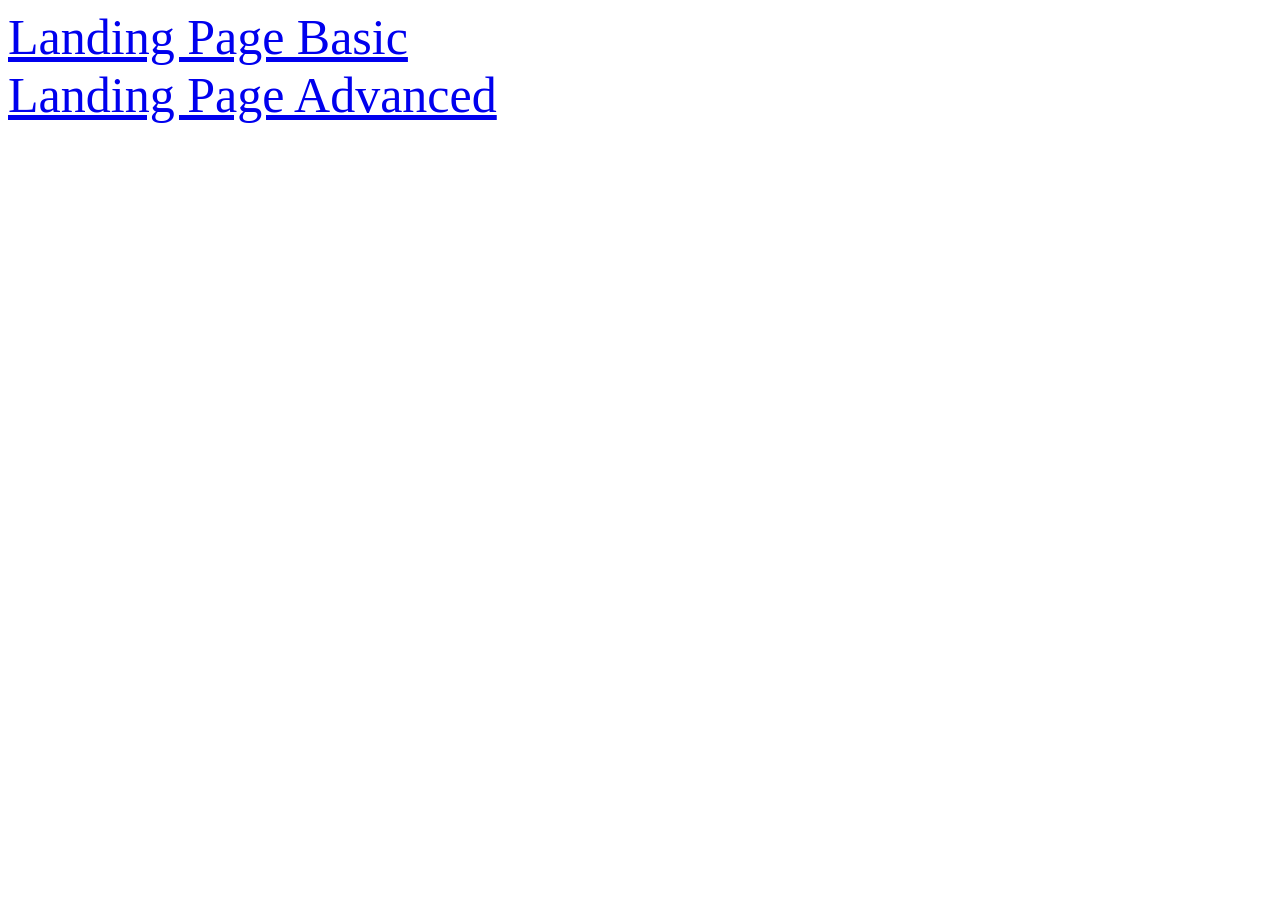
<file: index.html>
<!doctype html>
<html lang="en">
  <head>
    <meta charset="UTF-8" />
    <meta name="viewport" content="width=device-width, initial-scale=1.0" />
    <link rel="preconnect" href="https://fonts.googleapis.com" />
    <link rel="preconnect" href="https://fonts.gstatic.com" crossorigin />
    <link
      href="https://fonts.googleapis.com/css2?family=Open+Sans:ital,wght@0,300..800;1,300..800&family=Sora:wght@100..800&display=swap"
      rel="stylesheet"
    />
    <title>My Web Projects</title>
    <style>
      a {
        font-size: 50px;
      }
    </style>
  </head>
  <body>
    <a href="./landing-page-basic/index.html">Landing Page Basic</a> <br />
    <a href="./landing-page-advanced/index.html">Landing Page Advanced</a>
  </body>
</html>
</file>
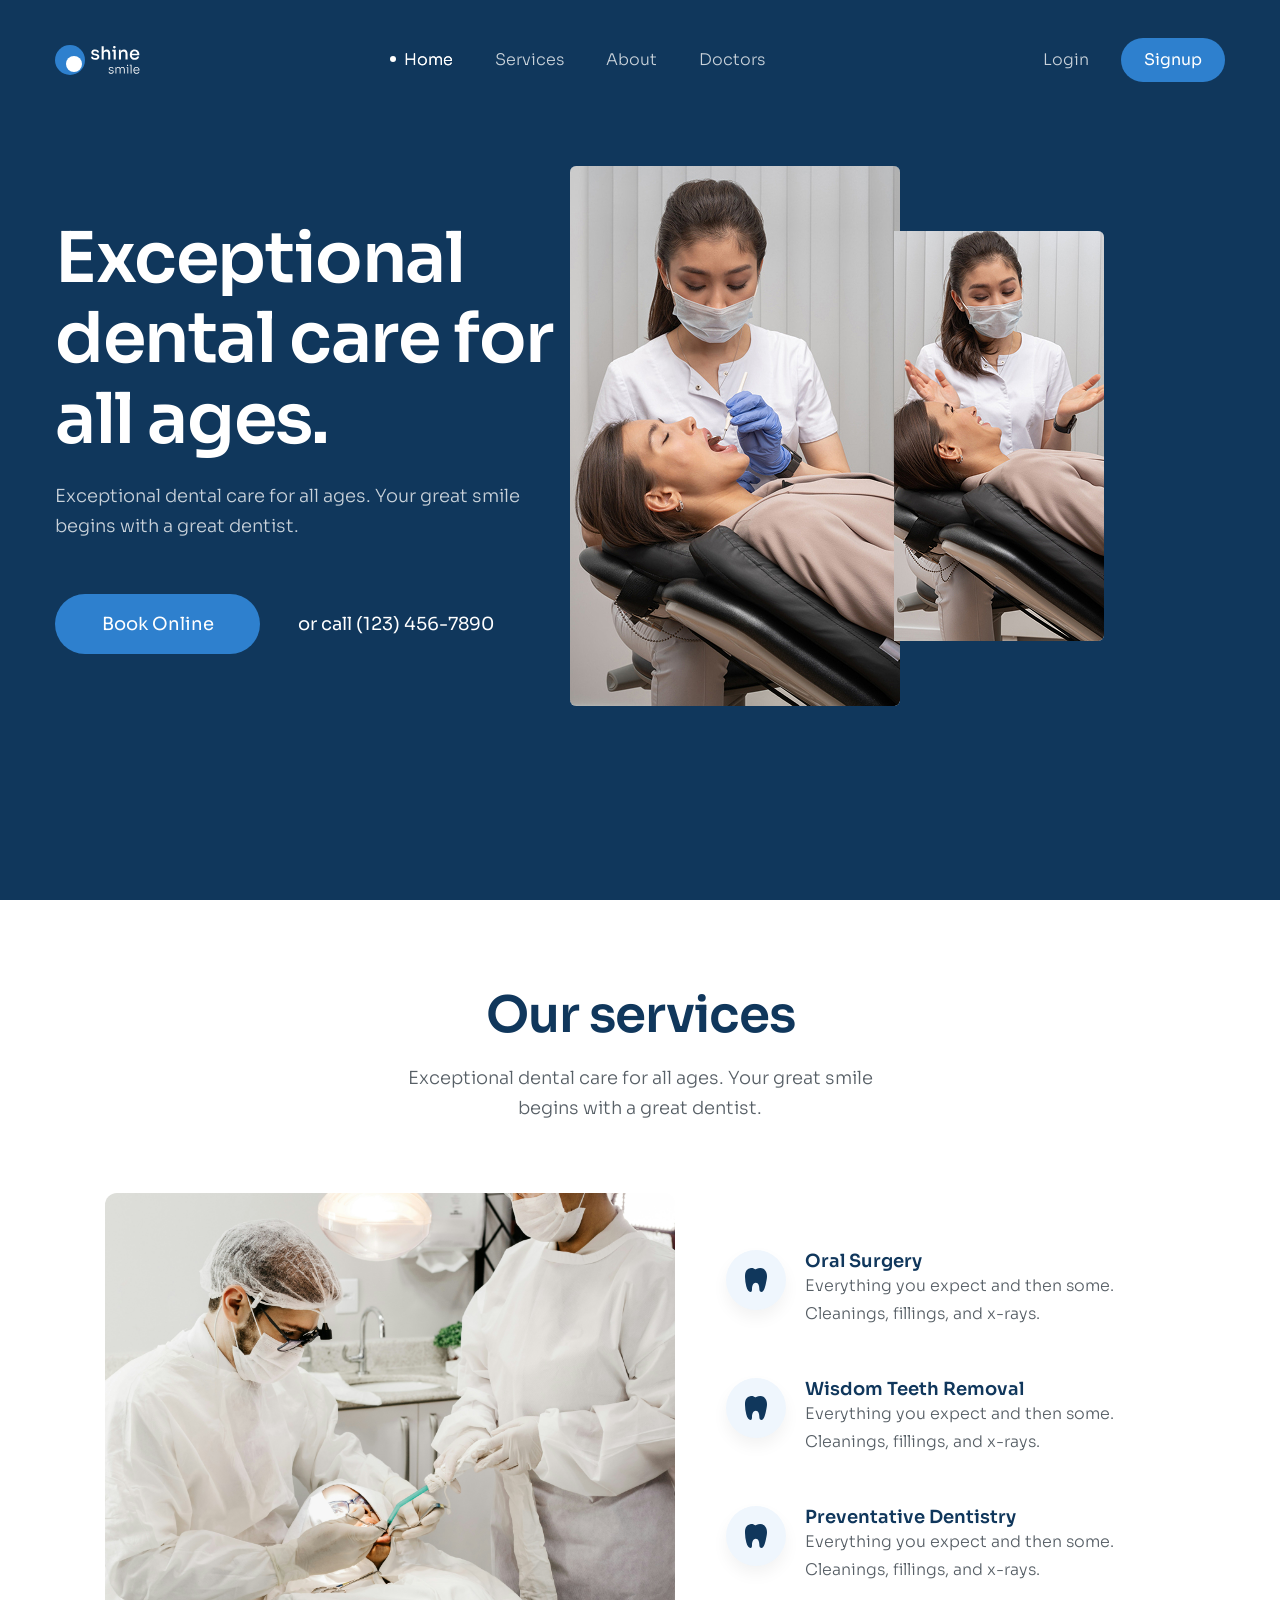
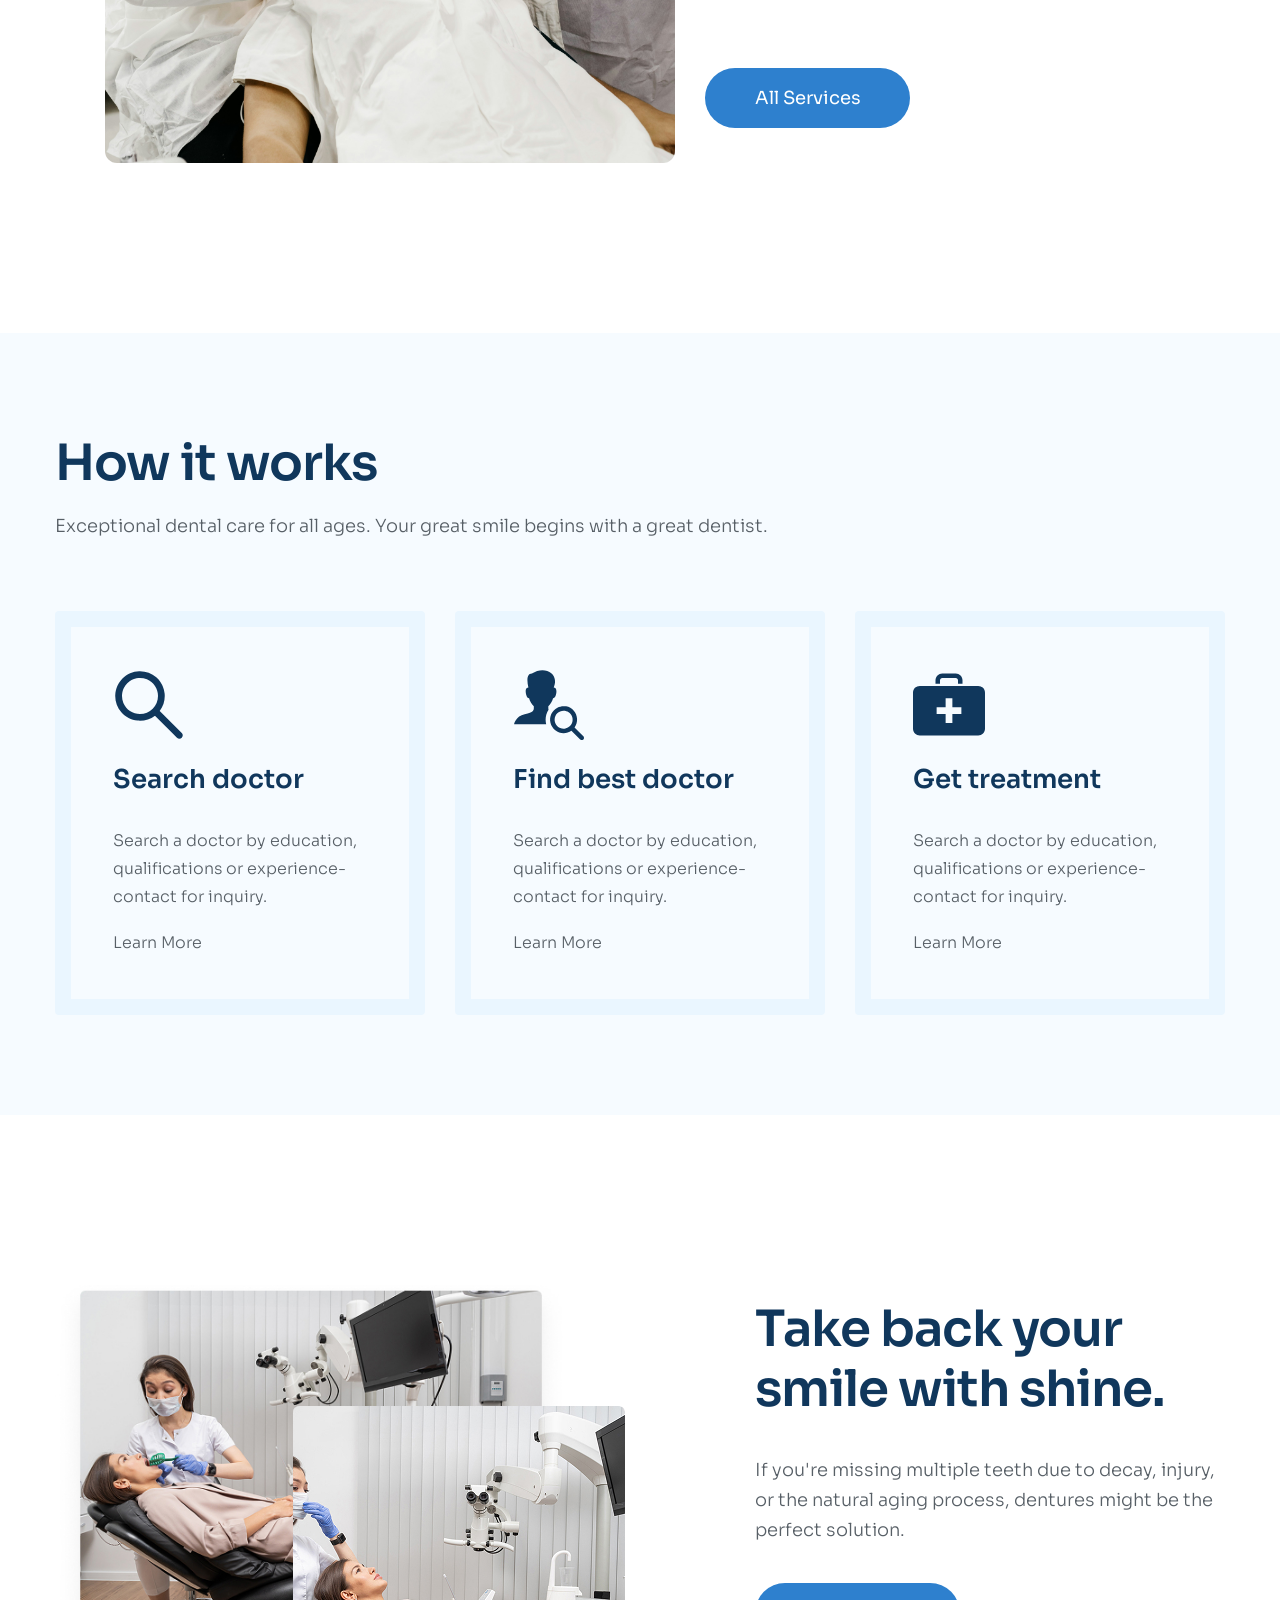
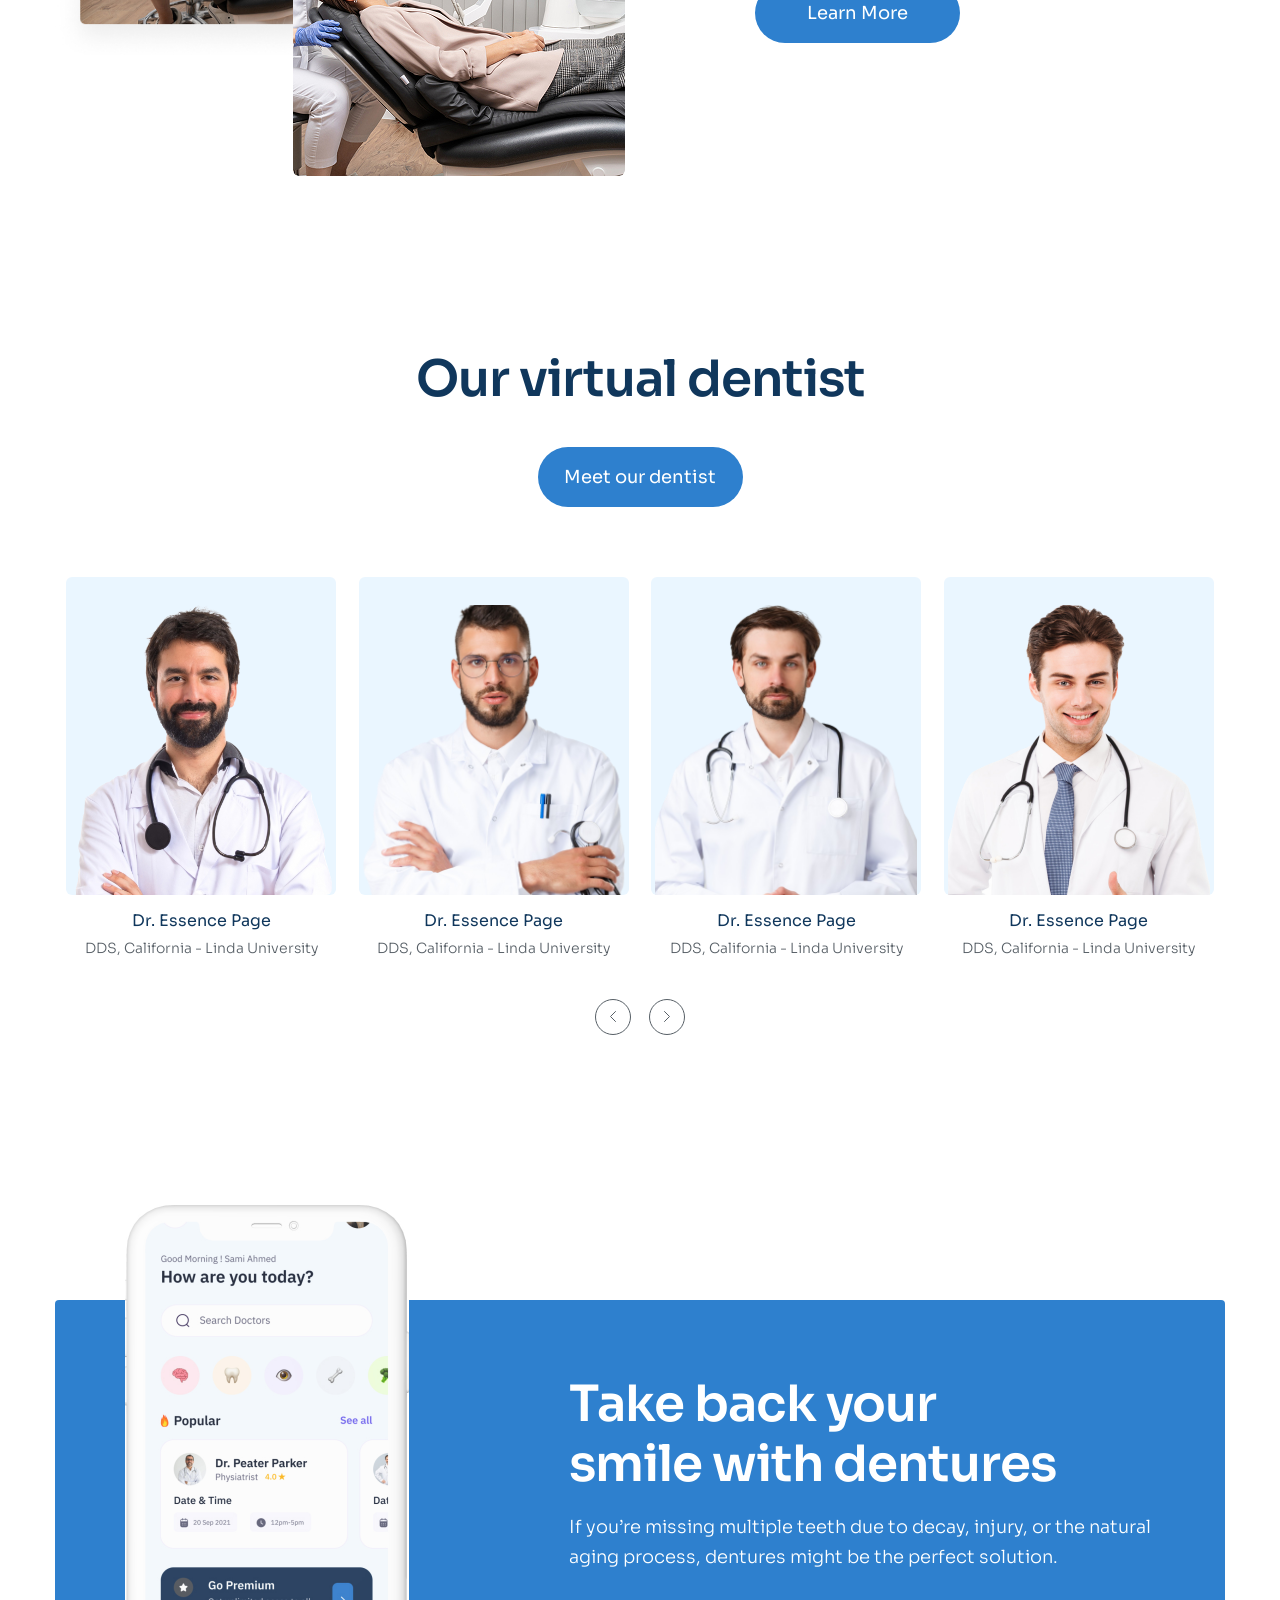
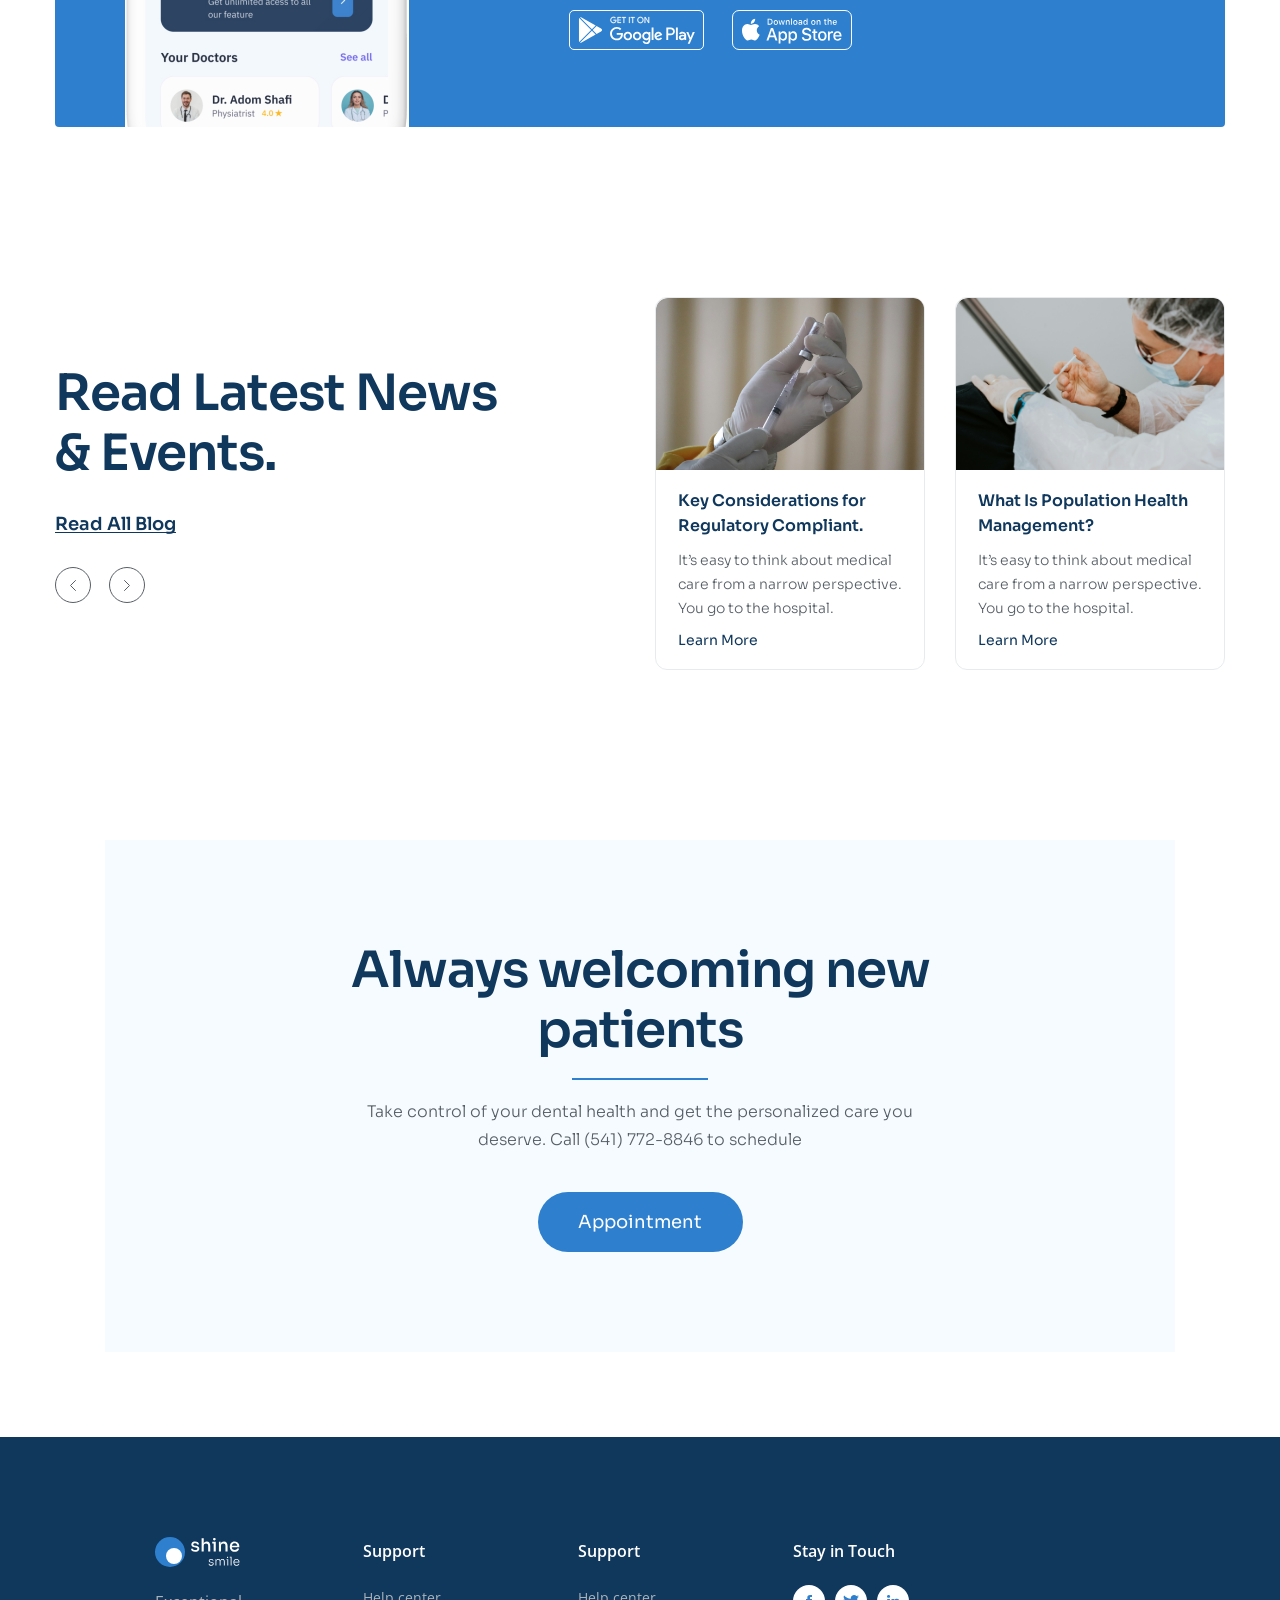
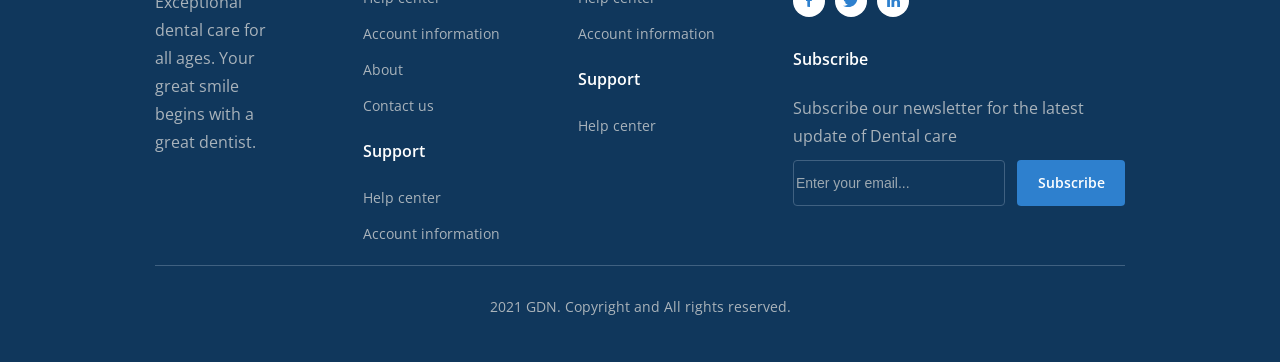
<file: landing-page-advanced/index.html>
<!doctype html>
<html lang="en">
  <head>
    <meta charset="UTF-8" />
    <meta name="viewport" content="width=device-width, initial-scale=1.0" />
    <title>Responsive Landing Page</title>
    <!-- FONT -->
    <link rel="preconnect" href="https://fonts.googleapis.com" />
    <link rel="preconnect" href="https://fonts.gstatic.com" crossorigin />
    <link
      href="https://fonts.googleapis.com/css2?family=Open+Sans:ital,wght@0,300..800;1,300..800&family=Sora:wght@100..800&display=swap"
      rel="stylesheet"
    />
    <!-- RESET CSS -->
    <link rel="stylesheet" href="./assets/css/reset.css" />
    <!-- STYLES CSS -->
    <link rel="stylesheet" href="./assets/css/styles.css" />
    <!-- REPSONSIVE CSS -->
    <link rel="stylesheet" href="./assets/css/responsive.css" />
    <!-- FAVICON -->
    <link
      rel="apple-touch-icon"
      sizes="57x57"
      href="./assets/images/apple-icon-57x57.png"
    />
    <link
      rel="apple-touch-icon"
      sizes="60x60"
      href="./assets/images/apple-icon-60x60.png"
    />
    <link
      rel="apple-touch-icon"
      sizes="72x72"
      href="./assets/images/apple-icon-72x72.png"
    />
    <link
      rel="apple-touch-icon"
      sizes="76x76"
      href="./assets/images/apple-icon-76x76.png"
    />
    <link
      rel="apple-touch-icon"
      sizes="114x114"
      href="./assets/images/apple-icon-114x114.png"
    />
    <link
      rel="apple-touch-icon"
      sizes="120x120"
      href="./assets/images/apple-icon-120x120.png"
    />
    <link
      rel="apple-touch-icon"
      sizes="144x144"
      href="./assets/images/apple-icon-144x144.png"
    />
    <link
      rel="apple-touch-icon"
      sizes="152x152"
      href="./assets/images/apple-icon-152x152.png"
    />
    <link
      rel="apple-touch-icon"
      sizes="180x180"
      href="./assets/images/apple-icon-180x180.png"
    />
    <link
      rel="icon"
      type="image/png"
      sizes="192x192"
      href="./assets/images/android-icon-192x192.png"
    />
    <link
      rel="icon"
      type="image/png"
      sizes="32x32"
      href="./assets/images/favicon-32x32.png"
    />
    <link
      rel="icon"
      type="image/png"
      sizes="96x96"
      href="./assets/images/favicon-96x96.png"
    />
    <link
      rel="icon"
      type="image/png"
      sizes="16x16"
      href="./assets/images/favicon-16x16.png"
    />
    <link rel="manifest" href="./assets/images/manifest.json" />
    <meta name="msapplication-TileColor" content="#ffffff" />
    <meta
      name="msapplication-TileImage"
      content="./assets/images/ms-icon-144x144.png"
    />
    <meta name="theme-color" content="#ffffff" />
  </head>

  <body>
    <!-- HEADER -->
    <header class="header">
      <div class="container">
        <!-- HEADER TOP-->
        <div class="header-top">
          <!-- MOBILE MENU -->
          <div class="mobile-header">
            <input
              hidden
              type="checkbox"
              name="menu-checkbox"
              id="menu-checkbox"
              class="menu-checkbox"
            />
            <label for="menu-checkbox"
              ><svg
                class="menu-header__icon"
                xmlns="http://www.w3.org/2000/svg"
                viewBox="0 0 640 640"
              >
                <path
                  d="M96 160C96 142.3 110.3 128 128 128L512 128C529.7 128 544 142.3 544 160C544 177.7 529.7 192 512 192L128 192C110.3 192 96 177.7 96 160zM96 320C96 302.3 110.3 288 128 288L512 288C529.7 288 544 302.3 544 320C544 337.7 529.7 352 512 352L128 352C110.3 352 96 337.7 96 320zM544 480C544 497.7 529.7 512 512 512L128 512C110.3 512 96 497.7 96 480C96 462.3 110.3 448 128 448L512 448C529.7 448 544 462.3 544 480z"
                /></svg
            ></label>
            <!-- OVERLAY -->
            <label for="menu-checkbox" class="menu-overlay"></label>
            <div class="menu-drawer">
              <!-- MENU TOP -->
              <div class="menu-drawer__top">
                <!-- LOGO MENU -->
                <a class="logo" href="./">
                  <img src="./assets/icons/logo.svg" alt="shine smile" />
                  <img src="./assets/icons/shine smile.svg" alt="shine smile" />
                </a>

                <!-- CLOSE MENU -->
                <label for="menu-checkbox"
                  ><svg
                    class="close__menu"
                    xmlns="http://www.w3.org/2000/svg"
                    viewBox="0 0 640 640"
                  >
                    <path
                      fill="currentColor"
                      d="M320 112C434.9 112 528 205.1 528 320C528 434.9 434.9 528 320 528C205.1 528 112 434.9 112 320C112 205.1 205.1 112 320 112zM320 576C461.4 576 576 461.4 576 320C576 178.6 461.4 64 320 64C178.6 64 64 178.6 64 320C64 461.4 178.6 576 320 576zM231 231C221.6 240.4 221.6 255.6 231 264.9L286 319.9L231 374.9C221.6 384.3 221.6 399.5 231 408.8C240.4 418.1 255.6 418.2 264.9 408.8L319.9 353.8L374.9 408.8C384.3 418.2 399.5 418.2 408.8 408.8C418.1 399.4 418.2 384.2 408.8 374.9L353.8 319.9L408.8 264.9C418.2 255.5 418.2 240.3 408.8 231C399.4 221.7 384.2 221.6 374.9 231L319.9 286L264.9 231C255.5 221.6 240.3 221.6 231 231z"
                    /></svg
                ></label>
              </div>
              <!-- NAV MOBILE -->
              <ul id="navbar__list--mobile">
                <script>
                  document.addEventListener("DOMContentLoaded", function () {
                    const navPC = document.querySelector("#navbar__list--pc");
                    const navMobile = document.querySelector(
                      "#navbar__list--mobile",
                    );

                    if (!navPC || !navMobile) return;

                    navMobile.innerHTML = navPC.innerHTML;
                  });
                </script>
              </ul>

              <!-- SEPARATE -->
              <div class="separate">
                <ul class="navbar__list" id="navbar__list--separate">
                  <li class="navbar__item">
                    <a href="#!" class="navbar__link">Login</a>
                  </li>
                  <li class="navbar__item">
                    <a href="#!" class="navbar__link">Signup</a>
                  </li>
                </ul>
              </div>
            </div>
          </div>

          <a class="logo header__logo" href="./">
            <img src="./assets/icons/logo.svg" alt="shine smile" />
            <img src="./assets/icons/shine smile.svg" alt="shine smile" />
          </a>

          <nav class="navbar">
            <ul class="navbar__list" id="navbar__list--pc">
              <li class="navbar__item">
                <a href="#!" class="navbar__link navbar__link--active">Home</a>
              </li>
              <li class="navbar__item">
                <a href="#!" class="navbar__link">Services</a>
              </li>
              <li class="navbar__item">
                <a href="#!" class="navbar__link">About</a>
              </li>
              <li class="navbar__item">
                <a href="#!" class="navbar__link">Doctors</a>
              </li>
            </ul>
          </nav>

          <div class="header__action">
            <a href="#!" class="header__action--login">Login</a>
            <a href="#!" class="btn header__action--signup">Signup</a>
          </div>
        </div>
        <!-- HERO -->
        <section class="hero">
          <!-- HERO LEFT -->
          <section class="hero__content">
            <h1 class="hero__heading">Exceptional dental care for all ages.</h1>
            <p class="hero__desc">
              Exceptional dental care for all ages. Your great smile begins with
              a great dentist.
            </p>
            <div class="hero__row">
              <a href="#!" class="btn hero__btn">Book Online</a>
              <span class="hero__phone">or call (123) 456-7890</span>
            </div>
          </section>
          <!-- HERO RIGHT -->
          <div class="hero__media">
            <figure class="hero__img">
              <img
                src="./assets/images/hero-thumb.jpg"
                alt="Exceptional dental care for all ages."
                class="hero__img hero__img--large"
              />
              <img
                src="./assets/images/thumb2.jpg"
                alt="Exceptional dental care for all ages."
                class="hero__img hero__img--small"
              />
            </figure>
          </div>
        </section>
      </div>
    </header>

    <!-- BODY -->
    <main>
      <!-- SERVICE -->
      <section class="service">
        <div class="container">
          <div class="service__heading section-heading">Our services</div>
          <p class="service__desc section-desc">
            Exceptional dental care for all ages. Your great smile begins with a
            great dentist.
          </p>
          <div class="service__row">
            <!-- service left -->
            <figure class="service__img">
              <img
                src="./assets/images/service.jpg"
                alt="Our services"
                class="service__img"
              />
            </figure>
            <!-- service right -->
            <div class="service__list">
              <!-- ITEM 1 -->
              <section class="service-item">
                <div class="service-item__icon">
                  <svg
                    xmlns="http://www.w3.org/2000/svg"
                    width="22"
                    height="24"
                    viewBox="0 0 22 24"
                    fill="none"
                  >
                    <path
                      d="M20.3598 2.63964C17.9506 -0.556131 14.2772 -0.568132 11.2481 1.10682C11.001 1.24657 10.7219 1.31411 10.4406 1.30222C10.1592 1.29033 9.88633 1.19945 9.65105 1.03931C8.49552 0.245717 7.29036 -0.316477 5.13904 0.207462C0.623408 1.3071 0 4.90379 0 8.99816C0.0797353 12.1602 0.500857 15.3032 1.25551 18.3683C2.11836 22.0168 3.90382 24 5.43354 24C6.96326 24 7.00963 22.2204 7.00963 20.8016C7.00963 19.2009 7.39505 14.8009 10.8642 14.8009C13.5317 14.8009 14.3333 18.4013 14.3333 20.8016C14.3329 23.095 15.1722 24 16.6628 24C19.5267 24 20.9796 15.3938 21.3719 13.1237C21.7642 10.8535 22.9882 6.12569 20.3598 2.63964Z"
                      fill="currentColor"
                    />
                  </svg>
                </div>
                <div class="service-item__body">
                  <div class="service-item__heading">Oral Surgery</div>
                  <div class="service-item__desc">
                    Everything you expect and then some. Cleanings, fillings,
                    and x-rays.
                  </div>
                </div>
              </section>

              <!-- ITEM 2 -->
              <section class="service-item">
                <div class="service-item__icon">
                  <svg
                    xmlns="http://www.w3.org/2000/svg"
                    width="22"
                    height="24"
                    viewBox="0 0 22 24"
                    fill="none"
                  >
                    <path
                      d="M20.3598 2.63964C17.9506 -0.556131 14.2772 -0.568132 11.2481 1.10682C11.001 1.24657 10.7219 1.31411 10.4406 1.30222C10.1592 1.29033 9.88633 1.19945 9.65105 1.03931C8.49552 0.245717 7.29036 -0.316477 5.13904 0.207462C0.623408 1.3071 0 4.90379 0 8.99816C0.0797353 12.1602 0.500857 15.3032 1.25551 18.3683C2.11836 22.0168 3.90382 24 5.43354 24C6.96326 24 7.00963 22.2204 7.00963 20.8016C7.00963 19.2009 7.39505 14.8009 10.8642 14.8009C13.5317 14.8009 14.3333 18.4013 14.3333 20.8016C14.3329 23.095 15.1722 24 16.6628 24C19.5267 24 20.9796 15.3938 21.3719 13.1237C21.7642 10.8535 22.9882 6.12569 20.3598 2.63964Z"
                      fill="currentColor"
                    />
                  </svg>
                </div>
                <div class="service-item__body">
                  <div class="service-item__heading">Wisdom Teeth Removal</div>
                  <div class="service-item__desc">
                    Everything you expect and then some. Cleanings, fillings,
                    and x-rays.
                  </div>
                </div>
              </section>

              <!-- ITEM 3 -->
              <section class="service-item">
                <div class="service-item__icon">
                  <svg
                    xmlns="http://www.w3.org/2000/svg"
                    width="22"
                    height="24"
                    viewBox="0 0 22 24"
                    fill="none"
                  >
                    <path
                      d="M20.3598 2.63964C17.9506 -0.556131 14.2772 -0.568132 11.2481 1.10682C11.001 1.24657 10.7219 1.31411 10.4406 1.30222C10.1592 1.29033 9.88633 1.19945 9.65105 1.03931C8.49552 0.245717 7.29036 -0.316477 5.13904 0.207462C0.623408 1.3071 0 4.90379 0 8.99816C0.0797353 12.1602 0.500857 15.3032 1.25551 18.3683C2.11836 22.0168 3.90382 24 5.43354 24C6.96326 24 7.00963 22.2204 7.00963 20.8016C7.00963 19.2009 7.39505 14.8009 10.8642 14.8009C13.5317 14.8009 14.3333 18.4013 14.3333 20.8016C14.3329 23.095 15.1722 24 16.6628 24C19.5267 24 20.9796 15.3938 21.3719 13.1237C21.7642 10.8535 22.9882 6.12569 20.3598 2.63964Z"
                      fill="currentColor"
                    />
                  </svg>
                </div>
                <div class="service-item__body">
                  <div class="service-item__heading">
                    Preventative Dentistry
                  </div>
                  <div class="service-item__desc">
                    Everything you expect and then some. Cleanings, fillings,
                    and x-rays.
                  </div>
                </div>
              </section>

              <a href="#!" class="btn service__btn">All Services</a>
            </div>
          </div>
        </div>
      </section>

      <!-- WORK -->
      <section class="work">
        <div class="container">
          <h3 class="section-heading">How it works</h3>
          <p class="section-desc">
            Exceptional dental care for all ages. Your great smile begins with a
            great dentist.
          </p>

          <div class="work__list">
            <!-- ITEM 1 -->
            <section class="work-item">
              <div class="work-item__icon">
                <img
                  src="./assets/icons/Orion_search.svg"
                  alt="Search doctor"
                />
              </div>
              <div class="work-item__body">
                <h3 class="work-item__heading">Search doctor</h3>
                <p class="work-item__desc">
                  Search a doctor by education, qualifications or
                  experience-contact for inquiry.
                </p>
              </div>
              <a href="#!" class="work-item__more">Learn More</a>
            </section>

            <!-- ITEM 2 -->
            <section class="work-item">
              <div class="work-item__icon">
                <img
                  src="./assets/icons/Orion_find-user.svg"
                  alt="Find best doctor"
                />
              </div>
              <div class="work-item__body">
                <h3 class="work-item__heading">Find best doctor</h3>
                <p class="work-item__desc">
                  Search a doctor by education, qualifications or
                  experience-contact for inquiry.
                </p>
              </div>
              <a href="#!" class="work-item__more">Learn More</a>
            </section>

            <!-- ITEM 3 -->
            <section class="work-item">
              <div class="work-item__icon">
                <img
                  src="./assets/icons/Orion_first-aid-kit.svg"
                  alt="Get treatment"
                />
              </div>
              <div class="work-item__body">
                <h3 class="work-item__heading">Get treatment</h3>
                <p class="work-item__desc">
                  Search a doctor by education, qualifications or
                  experience-contact for inquiry.
                </p>
              </div>
              <a href="#!" class="work-item__more">Learn More</a>
            </section>
          </div>
        </div>
      </section>

      <!-- ABOUT -->
      <section class="about">
        <div class="container">
          <div class="about-row">
            <!-- LEFT -->
            <div class="about__media">
              <figure class="about__imgs">
                <img
                  src="./assets/images/about-1.jpg"
                  alt="Take back your smile with shine."
                  class="about__img--big"
                />
                <img
                  src="./assets/images/about-2.jpg"
                  alt="Take back your smile with shine."
                  class="about__img--small"
                />
              </figure>
            </div>
            <!-- RIGHT -->
            <section class="about-content">
              <h2 class="section-heading about__heading">
                Take back your smile with shine.
              </h2>
              <p class="section-desc about__desc">
                If you're missing multiple teeth due to decay, injury, or the
                natural aging process, dentures might be the perfect solution.
              </p>
              <a href="#!" class="btn about__btn">Learn More</a>
            </section>
          </div>
        </div>
      </section>

      <!-- OUR TEAM -->
      <section class="team">
        <div class="container">
          <h2 class="section-heading team__heading">Our virtual dentist</h2>
          <a href="#!" class="btn team__btn">Meet our dentist</a>
          <div class="team__list">
            <!-- ITEM 1 -->
            <article class="team-item">
              <div class="team-item__media">
                <img
                  src="./assets/images/1.svg"
                  alt="Our virtual dentist"
                  class="team-item__img"
                />
              </div>
              <h3 class="team-item__heading">Dr. Essence Page</h3>
              <p class="team-item__desc">DDS, California - Linda University</p>
            </article>

            <!-- ITEM 2 -->
            <article class="team-item">
              <div class="team-item__media">
                <img
                  src="./assets/images/2.svg"
                  alt="Our virtual dentist"
                  class="team-item__img"
                />
              </div>
              <h3 class="team-item__heading">Dr. Essence Page</h3>
              <p class="team-item__desc">DDS, California - Linda University</p>
            </article>

            <!-- ITEM 3 -->
            <article class="team-item">
              <div class="team-item__media">
                <img
                  src="./assets/images/3.png"
                  alt="Our virtual dentist"
                  class="team-item__img"
                />
              </div>
              <h3 class="team-item__heading">Dr. Essence Page</h3>
              <p class="team-item__desc">DDS, California - Linda University</p>
            </article>

            <!-- ITEM 4 -->
            <article class="team-item">
              <div class="team-item__media">
                <img
                  src="./assets/images/4.png"
                  alt="Our virtual dentist"
                  class="team-item__img"
                />
              </div>
              <h3 class="team-item__heading">Dr. Essence Page</h3>
              <p class="team-item__desc">DDS, California - Linda University</p>
            </article>
          </div>
          <footer class="team__footer">
            <button href="#!" class="nav-btn">
              <svg
                xmlns="http://www.w3.org/2000/svg"
                width="6"
                height="11"
                viewBox="0 0 6 11"
                fill="none"
              >
                <path
                  d="M5.5 0.5L0.5 5.5L5.5 10.5"
                  stroke="currentColor"
                  stroke-linecap="round"
                  stroke-linejoin="round"
                />
              </svg>
            </button>
            <button href="#!" class="nav-btn">
              <svg
                xmlns="http://www.w3.org/2000/svg"
                width="6"
                height="11"
                viewBox="0 0 6 11"
                fill="none"
              >
                <path
                  d="M0.5 0.5L5.5 5.5L0.5 10.5"
                  stroke="currentColor"
                  stroke-linecap="round"
                  stroke-linejoin="round"
                />
              </svg>
            </button>
          </footer>
        </div>
      </section>

      <!-- INSTALL MOBILE -->
      <section class="install">
        <div class="container">
          <div class="install__inside">
            <!-- LEFT -->
            <figure>
              <img
                class="install__img"
                src="./assets/images/Rectangle.jpg"
                alt="Take back your smile with dentures"
              />
            </figure>

            <!-- RIGHT -->
            <section class="install__content">
              <h2 class="install__heading section-heading">
                Take back your smile with dentures
              </h2>
              <p class="section-desc install__desc">
                If you’re missing multiple teeth due to decay, injury, or the
                natural aging process, dentures might be the perfect solution.
              </p>
              <div class="install__row">
                <a href="#!"
                  ><img
                    src="./assets/icons/Subtract.svg"
                    alt="GG Play"
                    class="install__btn-img" /></a
                ><a href="#!"
                  ><img
                    src="./assets/icons/Apple logo.svg"
                    alt="Apple icon"
                    class="install__btn-img"
                /></a>
              </div>
            </section>
          </div>
        </div>
      </section>

      <!-- BLOG -->
      <section class="blog">
        <div class="container">
          <div class="blog__inner">
            <!-- LEFT -->
            <section class="blog__content">
              <h2 class="section-heading blog__heading">
                Read Latest News & Events.
              </h2>
              <a class="blog__read-more">Read All Blog</a>
              <a href="#!" class="blog__more"></a>
              <div class="blog__control">
                <button href="#!" class="nav-btn">
                  <svg
                    xmlns="http://www.w3.org/2000/svg"
                    width="6"
                    height="11"
                    viewBox="0 0 6 11"
                    fill="none"
                  >
                    <path
                      d="M5.5 0.5L0.5 5.5L5.5 10.5"
                      stroke="currentColor"
                      stroke-linecap="round"
                      stroke-linejoin="round"
                    />
                  </svg>
                </button>
                <button href="#!" class="nav-btn">
                  <svg
                    xmlns="http://www.w3.org/2000/svg"
                    width="6"
                    height="11"
                    viewBox="0 0 6 11"
                    fill="none"
                  >
                    <path
                      d="M0.5 0.5L5.5 5.5L0.5 10.5"
                      stroke="currentColor"
                      stroke-linecap="round"
                      stroke-linejoin="round"
                    />
                  </svg>
                </button>
              </div>
            </section>
            <!-- RIGHT -->
            <section class="blog__list">
              <!-- 1 -->
              <article class="blog-item">
                <figure class="blog-item__img">
                  <img
                    src="./assets/images/vaccin1.jpg"
                    alt="Key Considerations for Regulatory Compliant."
                    class="blog-item__thumb"
                  />
                </figure>
                <section class="blog-item__body">
                  <h3>
                    <a href="#!" class="blog-item__heading"
                      >Key Considerations for Regulatory Compliant.</a
                    >
                  </h3>
                  <p class="blog-item__desc">
                    It’s easy to think about medical care from a narrow
                    perspective. You go to the hospital.
                  </p>
                  <a href="#!" class="blog-item__more">Learn More</a>
                </section>
              </article>
              <!-- 2 -->
              <article class="blog-item">
                <figure class="blog-item__img">
                  <img
                    src="./assets/images/vaccin2.jpg"
                    alt="What Is Population Health Management?"
                    class="blog-item__thumb"
                  />
                </figure>
                <section class="blog-item__body">
                  <h3>
                    <a href="#!" class="blog-item__heading">
                      What Is Population Health Management?</a
                    >
                  </h3>
                  <p class="blog-item__desc">
                    It’s easy to think about medical care from a narrow
                    perspective. You go to the hospital.
                  </p>
                  <a href="#!" class="blog-item__more">Learn More</a>
                </section>
              </article>
            </section>
          </div>
        </div>
      </section>

      <!-- APPOINTMENT -->
      <section class="appointment">
        <div class="container">
          <div class="appointment__inside">
            <h2 class="section-heading appointment__heading">
              Always welcoming new patients
            </h2>
            <p class="appointment__desc">
              Take control of your dental health and get the personalized care
              you deserve. Call (541) 772-8846 to schedule
            </p>
            <a href="#!" class="btn appointment__btn">Appointment</a>
          </div>
        </div>
      </section>

      <!-- FOOTER -->
      <footer class="footer">
        <div class="container">
          <div class="footer__top">
            <!-- COLUMN 1 -->
            <div class="footer__column footer-hidden">
              <a class="logo" href="./"
                ><img src="./assets/icons/logo.svg" alt="shine smile" />
                <img src="./assets/icons/shine smile.svg" alt="shine smile"
              /></a>
              <p class="footer__desc">
                Exceptional dental care for all ages. Your great smile begins
                with a great dentist.
              </p>
            </div>

            <!-- COLUMN 2 -->
            <div class="footer__column">
              <h3 class="footer__heading">Support</h3>
              <ul class="footer__list">
                <li class="footer__item">
                  <a href="#!" class="footer__link">Help center</a>
                </li>
                <li class="footer__item">
                  <a href="#!" class="footer__link">Account information</a>
                </li>
                <li class="footer__item">
                  <a href="#!" class="footer__link">About</a>
                </li>
                <li class="footer__item">
                  <a href="#!" class="footer__link">Contact us</a>
                </li>
              </ul>

              <h3 class="footer__heading">Support</h3>
              <ul class="footer__list">
                <li class="footer__item">
                  <a href="#!" class="footer__link">Help center</a>
                </li>
                <li class="footer__item">
                  <a href="#!" class="footer__link">Account information</a>
                </li>
              </ul>
            </div>

            <!-- COLUMN 3 -->
            <div class="footer__column">
              <h3 class="footer__heading">Support</h3>
              <ul class="footer__list">
                <li class="footer__item">
                  <a href="#!" class="footer__link">Help center</a>
                </li>
                <li class="footer__item">
                  <a href="#!" class="footer__link">Account information</a>
                </li>
              </ul>

              <h3 class="footer__heading">Support</h3>
              <ul class="footer__list">
                <li class="footer__item">
                  <a href="#!" class="footer__link">Help center</a>
                </li>
              </ul>
            </div>

            <!-- COLUMN 4 -->
            <div class="footer__column">
              <div class="footer__heading">Stay in Touch</div>
              <div class="footer__social">
                <a href="#!" class="footer__social-btn"
                  ><svg
                    xmlns="http://www.w3.org/2000/svg"
                    width="6"
                    height="12"
                    viewBox="0 0 6 12"
                    fill="currentColor"
                  >
                    <path
                      d="M3.98981 11.9358V6.0302H5.76473L6 3.9517H3.98981L3.9928 2.91132C3.9928 2.3692 4.0477 2.07885 4.87783 2.07885H5.98755V0H4.21224C2.07977 0 1.32931 1.00825 1.32931 2.70405V3.95186H0V6.03055H1.32931V11.8521C1.84718 11.9489 2.38257 12 2.93075 12C3.28487 12 3.63863 11.9786 3.98981 11.9358Z"
                      fill="currentColor"
                    /></svg></a
                ><a href="#!" class="footer__social-btn"
                  ><svg
                    xmlns="http://www.w3.org/2000/svg"
                    width="16"
                    height="12"
                    viewBox="0 0 16 12"
                    fill="currentColor"
                  >
                    <path
                      d="M16 1.42062C15.405 1.66154 14.771 1.82123 14.11 1.89877C14.79 1.524 15.309 0.935077 15.553 0.225231C14.919 0.574154 14.219 0.820615 13.473 0.958154C12.871 0.366462 12.013 0 11.077 0C9.261 0 7.799 1.36062 7.799 3.02862C7.799 3.26862 7.821 3.49938 7.875 3.71908C5.148 3.59631 2.735 2.38985 1.114 0.552C0.831 1.00523 0.665 1.524 0.665 2.08246C0.665 3.13108 1.25 4.06062 2.122 4.59877C1.595 4.58954 1.078 4.44831 0.64 4.22585C0.64 4.23508 0.64 4.24708 0.64 4.25908C0.64 5.73046 1.777 6.95262 3.268 7.23415C3.001 7.30154 2.71 7.33385 2.408 7.33385C2.198 7.33385 1.986 7.32277 1.787 7.28215C2.212 8.48123 3.418 9.36277 4.852 9.39138C3.736 10.1972 2.319 10.6828 0.785 10.6828C0.516 10.6828 0.258 10.6717 0 10.6412C1.453 11.5062 3.175 12 5.032 12C11.068 12 14.368 7.38462 14.368 3.384C14.368 3.25015 14.363 3.12092 14.356 2.99262C15.007 2.56615 15.554 2.03354 16 1.42062Z"
                      fill="currentColor"
                    /></svg></a
                ><a href="#!" class="footer__social-btn"
                  ><svg
                    xmlns="http://www.w3.org/2000/svg"
                    width="13"
                    height="12"
                    viewBox="0 0 13 12"
                    fill="currentColor"
                  >
                    <path
                      d="M0 1.39394C0 0.989891 0.146401 0.656558 0.439189 0.393939C0.731978 0.131309 1.11262 0 1.58108 0C2.04119 0 2.41344 0.129285 2.69788 0.387879C2.99066 0.654545 3.13707 1.00201 3.13707 1.4303C3.13707 1.81818 2.99486 2.14141 2.71042 2.4C2.41764 2.66667 2.03282 2.8 1.55598 2.8H1.54344C1.08333 2.8 0.711072 2.66667 0.426641 2.4C0.142209 2.13333 0 1.79798 0 1.39394ZM0.163127 12V3.90303H2.94884V12H0.163127ZM4.49228 12H7.27799V7.47879C7.27799 7.19595 7.31146 6.97777 7.37838 6.82424C7.49549 6.54949 7.67326 6.31716 7.91168 6.12727C8.1501 5.93737 8.44916 5.84242 8.80888 5.84242C9.74582 5.84242 10.2143 6.45252 10.2143 7.67273V12H13V7.35758C13 6.16161 12.7072 5.25455 12.1216 4.63636C11.536 4.01818 10.7622 3.70909 9.80019 3.70909C8.72104 3.70909 7.88031 4.15758 7.27799 5.05455V5.07879H7.26544L7.27799 5.05455V3.90303H4.49228C4.509 4.16161 4.51737 4.96565 4.51737 6.31515C4.51737 7.66464 4.509 9.55959 4.49228 12Z"
                      fill="currentColor"
                    /></svg
                ></a>
              </div>

              <div class="footer__heading">Subscribe</div>
              <p class="footer__desc">
                Subscribe our newsletter for the latest update of Dental care
              </p>

              <form class="footer-form" action="">
                <input
                  type="email"
                  class="footer-form__input"
                  placeholder="Enter your email..."
                />
                <button class="footer-form__submit">Subscribe</button>
              </form>
            </div>
          </div>
          <div class="footer__copyright">
            <p class="footer__copyright-text">
              2021 GDN. Copyright and All rights reserved.
            </p>
          </div>
        </div>
      </footer>
    </main>
  </body>
</html>
</file>
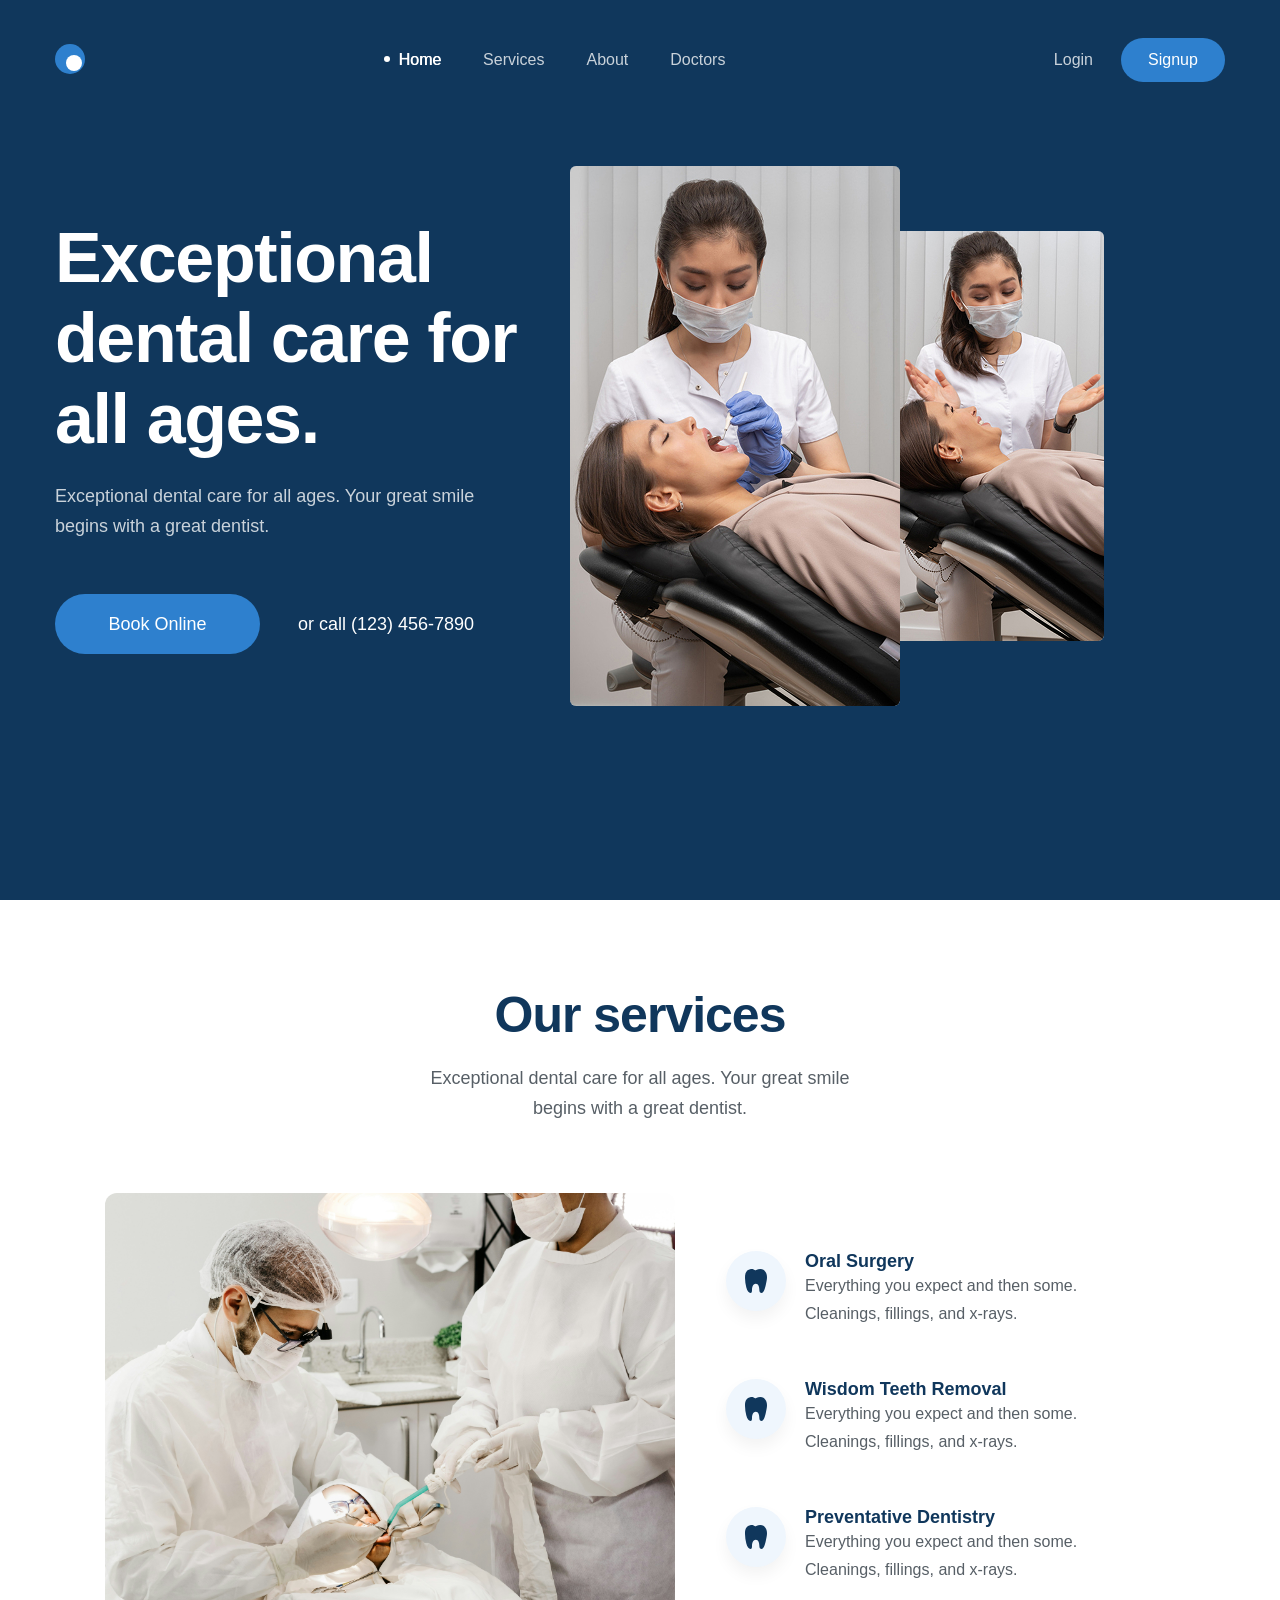
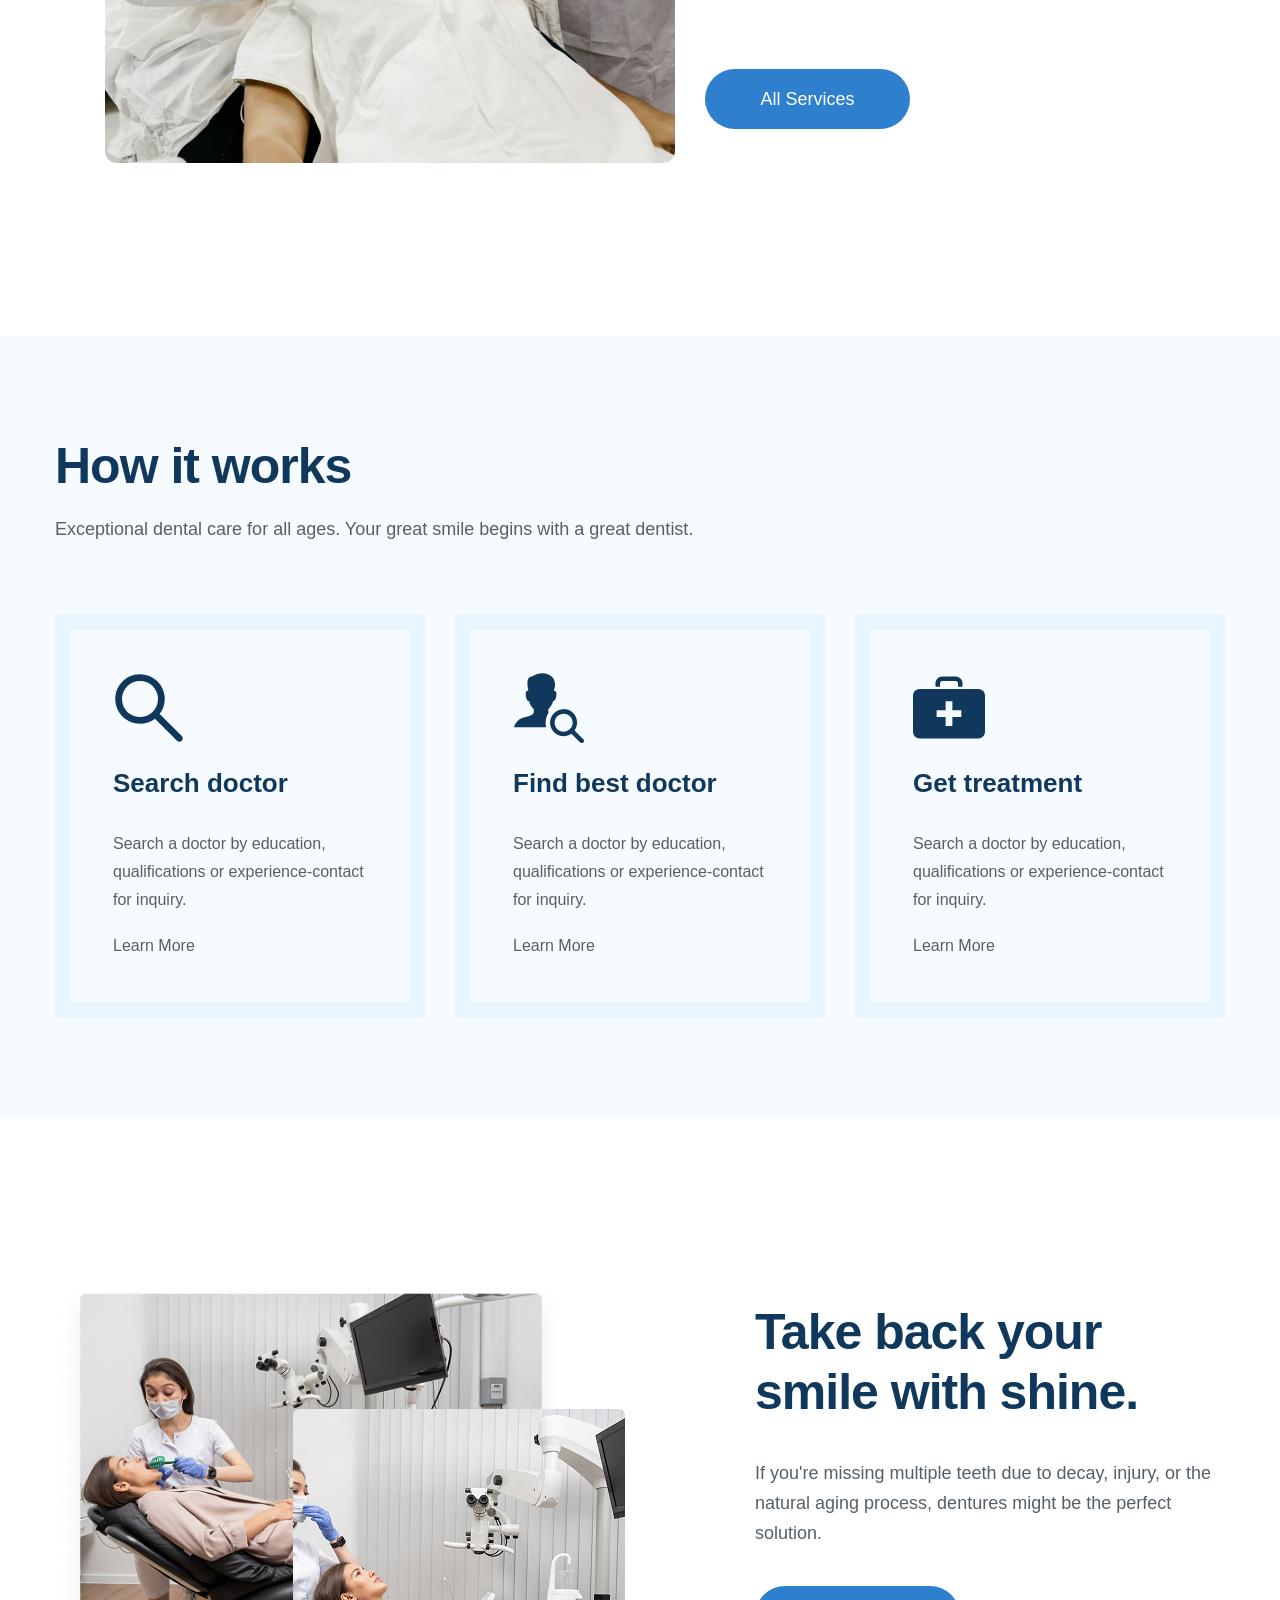
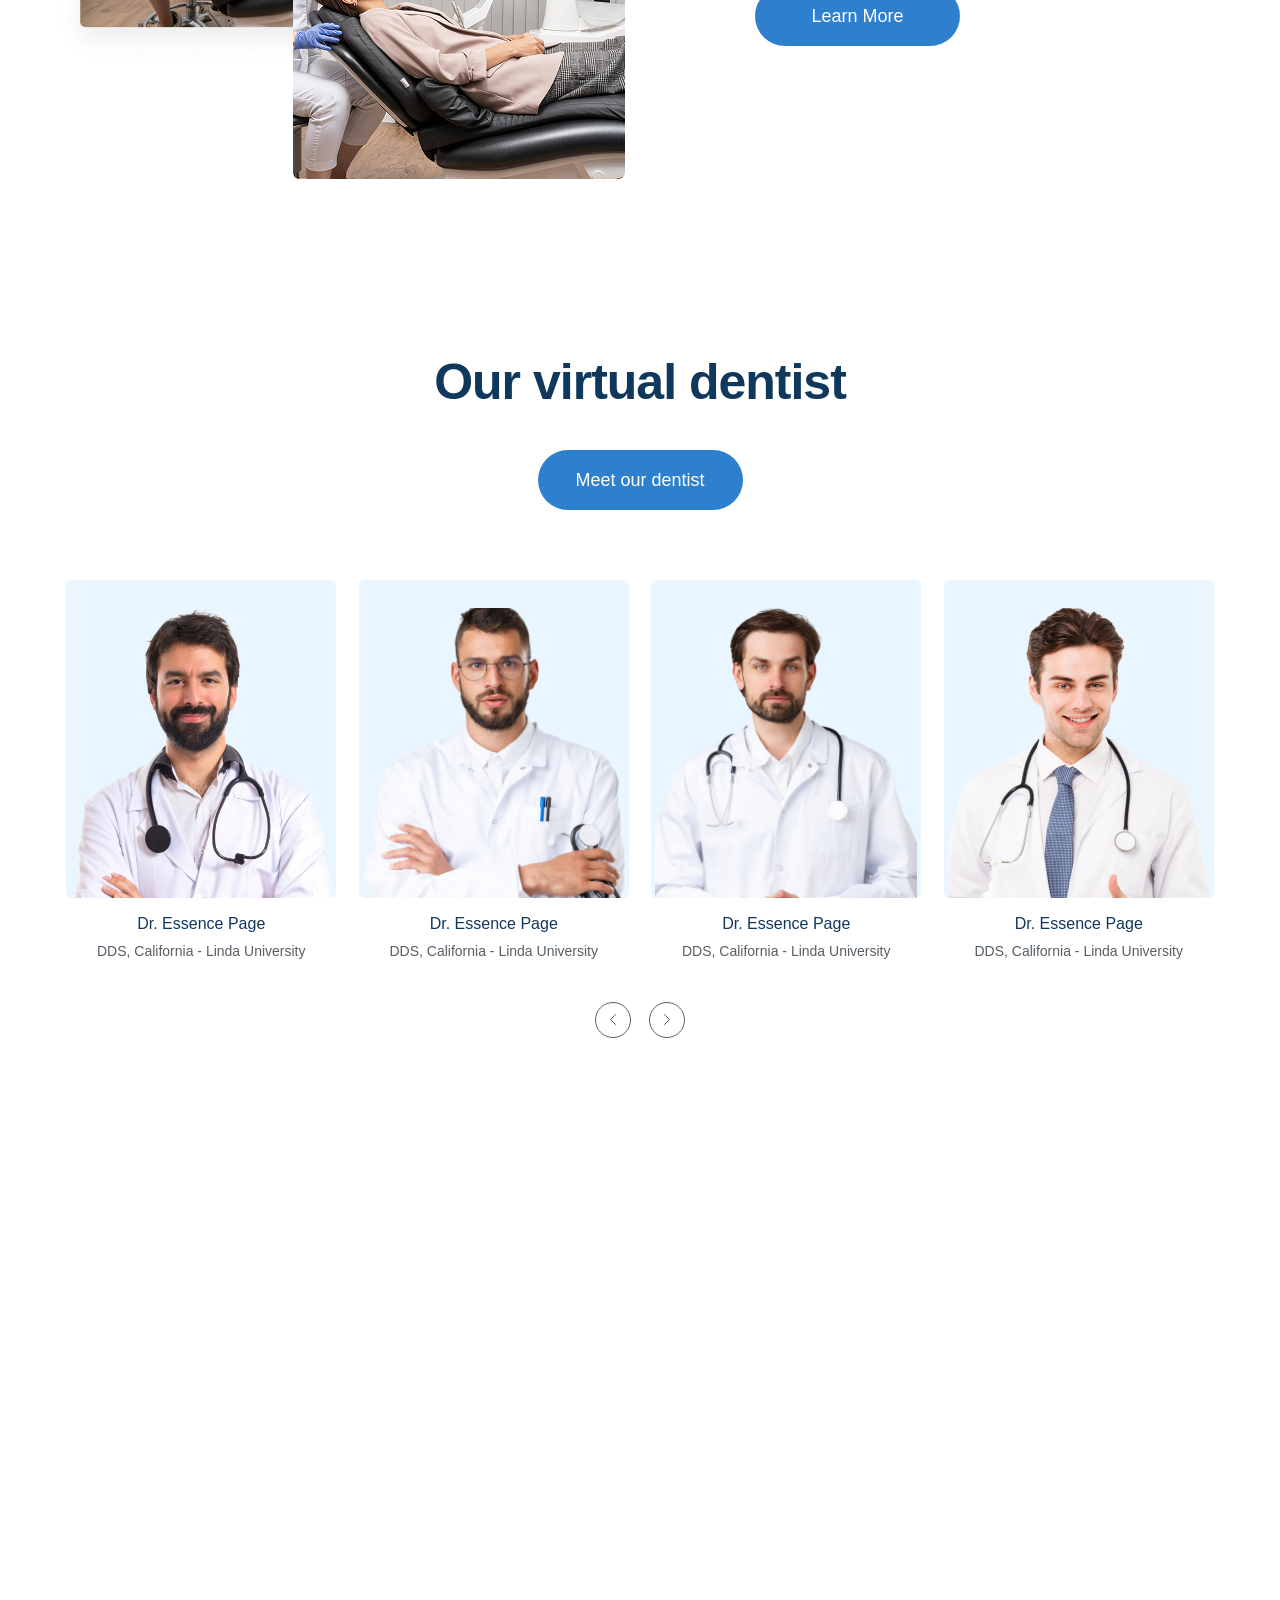
<file: responsive-landing-page/index.html>
<!doctype html>
<html lang="en">
  <head>
    <meta charset="UTF-8" />
    <meta name="viewport" content="width=device-width, initial-scale=1.0" />
    <title>Responsive Landing Page</title>
    <!-- RESET CSS -->
    <link rel="stylesheet" href="./assets/css/reset.css" />
    <!-- STYLES CSS -->
    <link rel="stylesheet" href="./assets/css/styles.css" />
    <!-- FAVICON -->
    <link
      rel="apple-touch-icon"
      sizes="57x57"
      href="./assets/images/apple-icon-57x57.png"
    />
    <link
      rel="apple-touch-icon"
      sizes="60x60"
      href="./assets/images/apple-icon-60x60.png"
    />
    <link
      rel="apple-touch-icon"
      sizes="72x72"
      href="./assets/images/apple-icon-72x72.png"
    />
    <link
      rel="apple-touch-icon"
      sizes="76x76"
      href="./assets/images/apple-icon-76x76.png"
    />
    <link
      rel="apple-touch-icon"
      sizes="114x114"
      href="./assets/images/apple-icon-114x114.png"
    />
    <link
      rel="apple-touch-icon"
      sizes="120x120"
      href="./assets/images/apple-icon-120x120.png"
    />
    <link
      rel="apple-touch-icon"
      sizes="144x144"
      href="./assets/images/apple-icon-144x144.png"
    />
    <link
      rel="apple-touch-icon"
      sizes="152x152"
      href="./assets/images/apple-icon-152x152.png"
    />
    <link
      rel="apple-touch-icon"
      sizes="180x180"
      href="./assets/images/apple-icon-180x180.png"
    />
    <link
      rel="icon"
      type="image/png"
      sizes="192x192"
      href="./assets/images/android-icon-192x192.png"
    />
    <link
      rel="icon"
      type="image/png"
      sizes="32x32"
      href="./assets/images/favicon-32x32.png"
    />
    <link
      rel="icon"
      type="image/png"
      sizes="96x96"
      href="./assets/images/favicon-96x96.png"
    />
    <link
      rel="icon"
      type="image/png"
      sizes="16x16"
      href="./assets/images/favicon-16x16.png"
    />
    <link rel="manifest" href="./assets/images/manifest.json" />
    <meta name="msapplication-TileColor" content="#ffffff" />
    <meta
      name="msapplication-TileImage"
      content="./assets/images/ms-icon-144x144.png"
    />
    <meta name="theme-color" content="#ffffff" />
  </head>

  <body style="height: 50000px">
    <!-- HEADER -->
    <header class="header">
      <div class="container">
        <!-- HEADER TOP-->
        <div class="header__top">
          <a href="./"
            ><img src="./assets/icons/logo.svg" alt="shine smile" class="logo"
          /></a>
          <nav class="navbar">
            <ul class="navbar__list">
              <li class="navbar__item">
                <a href="#!" class="navbar__link navbar__link--active">Home</a>
              </li>
              <li class="navbar__item">
                <a href="#!" class="navbar__link">Services</a>
              </li>
              <li class="navbar__item">
                <a href="#!" class="navbar__link">About</a>
              </li>
              <li class="navbar__item">
                <a href="#!" class="navbar__link">Doctors</a>
              </li>
            </ul>
          </nav>
          <!-- ACTION -->
          <div class="header__action">
            <a href="#!" class="header__action--login">Login</a
            ><a href="#!" class="btn header__action--signup">Signup</a>
          </div>
        </div>
        <!-- HERO -->
        <section class="hero">
          <!-- HERO LEFT -->
          <section class="hero__content">
            <h1 class="hero__heading">Exceptional dental care for all ages.</h1>
            <p class="hero__desc">
              Exceptional dental care for all ages. Your great smile begins with
              a great dentist.
            </p>
            <div class="hero__row">
              <a href="#!" class="btn hero__btn">Book Online</a>
              <span class="hero__phone">or call (123) 456-7890</span>
            </div>
          </section>
          <!-- HERO RIGHT -->
          <div class="hero__media">
            <figure class="hero__img">
              <img
                src="./assets/images/hero-thumb.jpg"
                alt="Exceptional dental care for all ages."
                class="hero__img hero__img--large"
              />
              <img
                src="./assets/images/thumb2.jpg"
                alt="Exceptional dental care for all ages."
                class="hero__img hero__img--small"
              />
            </figure>
          </div>
        </section>
      </div>
    </header>

    <!-- BODY -->
    <main>
      <!-- SERVICE -->
      <section class="service">
        <div class="container">
          <div class="service__heading section-heading">Our services</div>
          <p class="service__desc section-desc">
            Exceptional dental care for all ages. Your great smile begins with a
            great dentist.
          </p>
          <div class="service__row">
            <!-- service left -->
            <figure>
              <img
                src="./assets/images/service.jpg"
                alt="Our services"
                class="service__img"
              />
            </figure>
            <!-- service right -->
            <div class="service__list">
              <!-- ITEM 1 -->
              <section class="service-item">
                <div class="service-item__icon">
                  <svg
                    xmlns="http://www.w3.org/2000/svg"
                    width="22"
                    height="24"
                    viewBox="0 0 22 24"
                    fill="none"
                  >
                    <path
                      d="M20.3598 2.63964C17.9506 -0.556131 14.2772 -0.568132 11.2481 1.10682C11.001 1.24657 10.7219 1.31411 10.4406 1.30222C10.1592 1.29033 9.88633 1.19945 9.65105 1.03931C8.49552 0.245717 7.29036 -0.316477 5.13904 0.207462C0.623408 1.3071 0 4.90379 0 8.99816C0.0797353 12.1602 0.500857 15.3032 1.25551 18.3683C2.11836 22.0168 3.90382 24 5.43354 24C6.96326 24 7.00963 22.2204 7.00963 20.8016C7.00963 19.2009 7.39505 14.8009 10.8642 14.8009C13.5317 14.8009 14.3333 18.4013 14.3333 20.8016C14.3329 23.095 15.1722 24 16.6628 24C19.5267 24 20.9796 15.3938 21.3719 13.1237C21.7642 10.8535 22.9882 6.12569 20.3598 2.63964Z"
                      fill="currentColor"
                    />
                  </svg>
                </div>
                <div class="service-item__body">
                  <div class="service-item__heading">Oral Surgery</div>
                  <div class="service-item__desc">
                    Everything you expect and then some. Cleanings, fillings,
                    and x-rays.
                  </div>
                </div>
              </section>

              <!-- ITEM 2 -->
              <section class="service-item">
                <div class="service-item__icon">
                  <svg
                    xmlns="http://www.w3.org/2000/svg"
                    width="22"
                    height="24"
                    viewBox="0 0 22 24"
                    fill="none"
                  >
                    <path
                      d="M20.3598 2.63964C17.9506 -0.556131 14.2772 -0.568132 11.2481 1.10682C11.001 1.24657 10.7219 1.31411 10.4406 1.30222C10.1592 1.29033 9.88633 1.19945 9.65105 1.03931C8.49552 0.245717 7.29036 -0.316477 5.13904 0.207462C0.623408 1.3071 0 4.90379 0 8.99816C0.0797353 12.1602 0.500857 15.3032 1.25551 18.3683C2.11836 22.0168 3.90382 24 5.43354 24C6.96326 24 7.00963 22.2204 7.00963 20.8016C7.00963 19.2009 7.39505 14.8009 10.8642 14.8009C13.5317 14.8009 14.3333 18.4013 14.3333 20.8016C14.3329 23.095 15.1722 24 16.6628 24C19.5267 24 20.9796 15.3938 21.3719 13.1237C21.7642 10.8535 22.9882 6.12569 20.3598 2.63964Z"
                      fill="currentColor"
                    />
                  </svg>
                </div>
                <div class="service-item__body">
                  <div class="service-item__heading">Wisdom Teeth Removal</div>
                  <div class="service-item__desc">
                    Everything you expect and then some. Cleanings, fillings,
                    and x-rays.
                  </div>
                </div>
              </section>

              <!-- ITEM 3 -->
              <section class="service-item">
                <div class="service-item__icon">
                  <svg
                    xmlns="http://www.w3.org/2000/svg"
                    width="22"
                    height="24"
                    viewBox="0 0 22 24"
                    fill="none"
                  >
                    <path
                      d="M20.3598 2.63964C17.9506 -0.556131 14.2772 -0.568132 11.2481 1.10682C11.001 1.24657 10.7219 1.31411 10.4406 1.30222C10.1592 1.29033 9.88633 1.19945 9.65105 1.03931C8.49552 0.245717 7.29036 -0.316477 5.13904 0.207462C0.623408 1.3071 0 4.90379 0 8.99816C0.0797353 12.1602 0.500857 15.3032 1.25551 18.3683C2.11836 22.0168 3.90382 24 5.43354 24C6.96326 24 7.00963 22.2204 7.00963 20.8016C7.00963 19.2009 7.39505 14.8009 10.8642 14.8009C13.5317 14.8009 14.3333 18.4013 14.3333 20.8016C14.3329 23.095 15.1722 24 16.6628 24C19.5267 24 20.9796 15.3938 21.3719 13.1237C21.7642 10.8535 22.9882 6.12569 20.3598 2.63964Z"
                      fill="currentColor"
                    />
                  </svg>
                </div>
                <div class="service-item__body">
                  <div class="service-item__heading">
                    Preventative Dentistry
                  </div>
                  <div class="service-item__desc">
                    Everything you expect and then some. Cleanings, fillings,
                    and x-rays.
                  </div>
                </div>
              </section>

              <a href="#!" class="btn service__btn">All Services</a>
            </div>
          </div>
        </div>
      </section>

      <!-- WORK -->
      <section class="work">
        <div class="container">
          <h3 class="section-heading">How it works</h3>
          <p class="section-desc">
            Exceptional dental care for all ages. Your great smile begins with a
            great dentist.
          </p>

          <div class="work__list">
            <!-- ITEM 1 -->
            <section class="work-item">
              <div class="work-item__icon">
                <img
                  src="./assets/icons/Orion_search.svg"
                  alt="Search doctor"
                />
              </div>
              <div class="work-item__body">
                <h3 class="work-item__heading">Search doctor</h3>
                <p class="work-item__desc">
                  Search a doctor by education, qualifications or
                  experience-contact for inquiry.
                </p>
              </div>
              <a href="#!" class="work-item__more">Learn More</a>
            </section>

            <!-- ITEM 2 -->
            <section class="work-item">
              <div class="work-item__icon">
                <img
                  src="./assets/icons/Orion_find-user.svg"
                  alt="Find best doctor"
                />
              </div>
              <div class="work-item__body">
                <h3 class="work-item__heading">Find best doctor</h3>
                <p class="work-item__desc">
                  Search a doctor by education, qualifications or
                  experience-contact for inquiry.
                </p>
              </div>
              <a href="#!" class="work-item__more">Learn More</a>
            </section>

            <!-- ITEM 3 -->
            <section class="work-item">
              <div class="work-item__icon">
                <img
                  src="./assets/icons/Orion_first-aid-kit.svg"
                  alt="Get treatment"
                />
              </div>
              <div class="work-item__body">
                <h3 class="work-item__heading">Get treatment</h3>
                <p class="work-item__desc">
                  Search a doctor by education, qualifications or
                  experience-contact for inquiry.
                </p>
              </div>
              <a href="#!" class="work-item__more">Learn More</a>
            </section>
          </div>
        </div>
      </section>

      <!-- ABOUT -->
      <section class="about">
        <div class="container">
          <div class="about-row">
            <!-- LEFT -->
            <div class="about__media">
              <figure class="about__imgs">
                <img
                  src="./assets/images/about-1.jpg"
                  alt="Take back your smile with shine."
                  class="about__img--big"
                />
                <img
                  src="./assets/images/about-2.jpg"
                  alt="Take back your smile with shine."
                  class="about__img--small"
                />
              </figure>
            </div>
            <!-- RIGHT -->
            <section class="about-content">
              <h2 class="section-heading about__heading">
                Take back your smile with shine.
              </h2>
              <p class="section-desc about__desc">
                If you're missing multiple teeth due to decay, injury, or the
                natural aging process, dentures might be the perfect solution.
              </p>
              <a href="#!" class="btn about__btn">Learn More</a>
            </section>
          </div>
        </div>
      </section>

      <!-- OUR TEAM -->
      <section class="team">
        <div class="container">
          <h2 class="section-heading team__heading">Our virtual dentist</h2>
          <a href="#!" class="btn team__btn">Meet our dentist</a>
          <div class="team__list">
            <!-- ITEM 1 -->
            <article class="team-item">
              <div class="team-item__media">
                <img
                  src="./assets/images/1.svg"
                  alt="Our virtual dentist"
                  class="team-item__img"
                />
              </div>
              <h3 class="team-item__heading">Dr. Essence Page</h3>
              <p class="team-item__desc">DDS, California - Linda University</p>
            </article>

            <!-- ITEM 2 -->
            <article class="team-item">
              <div class="team-item__media">
                <img
                  src="./assets/images/2.svg"
                  alt="Our virtual dentist"
                  class="team-item__img"
                />
              </div>
              <h3 class="team-item__heading">Dr. Essence Page</h3>
              <p class="team-item__desc">DDS, California - Linda University</p>
            </article>

            <!-- ITEM 3 -->
            <article class="team-item">
              <div class="team-item__media">
                <img
                  src="./assets/images/3.png"
                  alt="Our virtual dentist"
                  class="team-item__img"
                />
              </div>
              <h3 class="team-item__heading">Dr. Essence Page</h3>
              <p class="team-item__desc">DDS, California - Linda University</p>
            </article>

            <!-- ITEM 4 -->
            <article class="team-item">
              <div class="team-item__media">
                <img
                  src="./assets/images/4.png"
                  alt="Our virtual dentist"
                  class="team-item__img"
                />
              </div>
              <h3 class="team-item__heading">Dr. Essence Page</h3>
              <p class="team-item__desc">DDS, California - Linda University</p>
            </article>
          </div>
          <footer class="team__footer">
            <a href="#!" class="nav-btn team__next"
              ><svg
                xmlns="http://www.w3.org/2000/svg"
                width="6"
                height="11"
                viewBox="0 0 6 11"
                fill="none"
              >
                <path
                  d="M5.5 0.5L0.5 5.5L5.5 10.5"
                  stroke="currentColor"
                  stroke-linecap="round"
                  stroke-linejoin="round"
                /></svg
            ></a>
            <a href="#!" class="nav-btn team__prev"
              ><svg
                xmlns="http://www.w3.org/2000/svg"
                width="6"
                height="11"
                viewBox="0 0 6 11"
                fill="none"
              >
                <path
                  d="M0.5 0.5L5.5 5.5L0.5 10.5"
                  stroke="currentColor"
                  stroke-linecap="round"
                  stroke-linejoin="round"
                /></svg
            ></a>
          </footer>
        </div>
      </section>
    </main>
  </body>
</html>
</file>
<file: landing-page-advanced/assets/css/styles.css>
* {
  box-sizing: border-box;
}

:root {
  --header-bg: #10375c;
}

html {
  font-size: 62.5%;
}

body {
  font-size: 1.6rem;
  font-family: "Sora", "Open Sans", sans-serif;
}

/* COMMON */
button,
select,
textarea {
  font-family: inherit;
}
.container {
  width: 1170px;
  max-width: calc(100% - 40px);
  margin: 0 auto;
}

a {
  text-decoration: none;
}

.logo {
  display: flex;
  column-gap: 6px;
}

.btn {
  border-radius: 30px;
  background: #2e80ce;
  width: 205px;
  height: 60px;
  display: inline-flex;
  justify-content: center;
  align-items: center;
  color: #fff;
  text-align: center;
  font-size: 1.8rem;
  font-weight: 400;
  line-height: 1.67; /* 166.667% */
}

.btn:hover {
  opacity: 0.9;
}

.section-heading {
  color: #10375c;
  font-size: 5rem;
  font-weight: 600;
  line-height: 1.2; /* 120% */
  letter-spacing: -1px;
}

.section-desc {
  margin-top: 18px;
  color: #575f66;
  font-size: 1.8rem;
  font-weight: 300;
  line-height: 1.67; /* 166.667% */
}

.nav-btn {
  display: inline-flex;
  justify-content: center;
  align-items: center;
  width: 36px;
  height: 36px;
  border-radius: 50%;
  border: 1px solid #575f66;
  background: transparent;
  color: #575f66;
}

.nav-btn:hover {
  color: white;
  border: transparent;
  background: #2e80ce;
  cursor: pointer;
}
/* HEADER */
.header {
  min-height: 100vh;
  background-color: var(--header-bg);
  padding: 38px 0 110px;
}

.header-top {
  display: flex;
  justify-content: space-between;
  align-items: center;
}

.hero__content {
  width: 44%;
}

.hero__media {
  flex: 1;
}

.navbar__list {
  display: flex;
}

.navbar__link,
.header__action--login {
  padding: 8px 21px;
  color: #c9d2da;
  font-size: 1.6rem;
  font-weight: 300;
  line-height: 1.75; /* 175% */
}

.navbar__link--active,
.navbar__link:hover,
.header__action--login:hover {
  color: #fff;
  text-shadow: 0.5px 0 0 currentColor;
  line-height: 1.75; /* 175% */
}

.navbar__link--active::before {
  content: "";
  display: inline-block;
  border-radius: 50%;
  width: 6px;
  height: 6px;
  background: #fff;
  position: relative;
  right: 8px;
  top: -3px;
}

.header__action--signup {
  width: 104px;
  height: 44px;
  align-items: center;
  justify-content: center;
  color: #fff;
  font-size: 1.6rem;
  font-weight: 400;
  line-height: 1.75; /* 175% */
  margin-left: 7px;
}
/* HERO */
.hero {
  display: flex;
  align-items: center;
  margin-top: 84px;
}

.hero__heading {
  color: #fff;
  font-size: 7rem;
  font-weight: 600;
  line-height: 1.15; /* 114.286% */
  letter-spacing: -0.14rem;
}

.hero__desc {
  color: #c9d2da;
  font-size: 1.8rem;
  font-weight: 300;
  line-height: 1.67; /* 166.667% */
  margin-top: 22px;
  max-width: 468px;
}

.hero__row {
  display: inline-flex;
  margin-top: 53px;
  justify-content: center;
  align-items: center;
  column-gap: 38px;
}

.hero__btn {
  color: #fff;
  font-size: 1.8rem;
  font-weight: 400;
  line-height: 1.67; /* 166.667% */
}

.hero__phone {
  color: #fff;
  font-size: 1.8rem;
  font-weight: 400;
  line-height: 1.67; /* 166.667% */
}

.hero__img {
  display: flex;
  justify-self: flex-end;
  align-items: center;
}

.hero__img--large {
  width: 330px;
  height: 540px;
  border-radius: 6px;
  margin-right: -6px;
}

.hero__img--small {
  width: 210px;
  height: 410px;
  border-radius: 0 6px 6px 0;
}
/* SERVICE */
.service {
  padding: 85px;
}

.service__heading,
.service__desc {
  text-align: center;
}

.service__desc {
  width: 468px;
  margin: 18px auto 0;
}

.service__row {
  margin-top: 70px;
  display: flex;
  justify-content: space-between;
  align-items: center;
}

.service__img {
  width: 570px;
  height: 570px;
  border-radius: 12px;
  object-fit: cover;
}

.service-item {
  width: 470px;
  height: 128px;
  border-radius: 10px;
  display: flex;
  padding: 21px;
}

.service-item:hover {
  box-shadow: 0 14px 28px 0 rgba(0, 0, 0, 0.05);
  cursor: pointer;
}

.service-item__icon {
  color: #10375c;
  margin-right: 19px;
  display: flex;
  align-items: center;
  justify-content: center;
  flex-shrink: 0;
  width: 60px;
  height: 60px;
  border-radius: 30px;
  background: #eff6fd;
  box-shadow: 0 8px 16px 0 rgba(0, 0, 0, 0.05);
  transition:
    background 0.3s ease,
    color 0.3s ease;
}

.service-item:hover .service-item__icon {
  color: white;
  background: #2e80ce;
}

.service-item__heading {
  color: #10375c;
  font-size: 1.8rem;
  font-style: normal;
  font-weight: 600;
  line-height: normal;
}

.service-item__desc {
  color: #575f66;
  font-size: 1.6rem;
  font-weight: 300;
  line-height: 1.75; /* 175% */
}

.service__btn {
  margin-top: 55px;
}
/* WORK */
.work {
  margin-top: 85px;
  padding: 100px 0;
  background: #f6fbff;
}

.work__list {
  display: grid;
  grid-template-columns: repeat(3, 1fr);
  column-gap: 30px;
  margin-top: 70px;
}

.work-item {
  padding: 42px;
  border: 16px solid #eaf6ff;
  border-radius: 4px;
}

.work-item__heading {
  margin-top: 18px;
  color: #10375c;
  font-size: 2.6rem;
  font-weight: 600;
  line-height: 1.4; /* 138.462% */
}
.work-item__desc,
.work-item__more {
  max-width: 254px;
  color: #575f66;
  margin-top: 28px;
  font-size: 1.6rem;
  font-weight: 300;
  line-height: 1.75; /* 175% */
}

.work-item__more {
  margin-top: 18px;
  display: inline-block;
}

.work-item:hover {
  border-color: #2e80ce;
  transform: translateY(-16px);
  transition: all 0.25s ease;
}

.work-item:hover .work-item__more {
  color: #2e80ce;
}

/* ABOUT */
.about {
  margin-top: 85px;
  padding: 85px 0 206px;
}

.about-row {
  display: flex;
  justify-content: space-between;
  align-items: center;
}

.about__imgs {
  position: relative;
}

.about__img--big {
  width: 512px;
  height: 370px;
  border-radius: 6px;
  object-fit: cover;
}

.about__img--small {
  position: absolute;
  width: 332px;
  height: 370px;
  left: 238px;
  top: 121px;
  object-fit: cover;
  border-radius: 6px;
  z-index: 1;
}

.about__heading {
  width: 470px;
  padding-bottom: 18px;
}

.about__desc {
  width: 468px;
  padding-bottom: 38px;
}
/* OUR TEAM */
.team {
  padding: 85px 0;
}

.team__heading {
  text-align: center;
}

.team__list {
  display: grid;
  grid-template-columns: repeat(4, 1fr);
  margin-top: 70px;
}

.team__btn {
  margin-top: 38px;
  display: flex;
  margin: 38px auto 0;
}

.team-item {
  display: flex;
  flex-direction: column;
  align-items: center;
}

.team-item__media {
  border-radius: 6px;
  width: 270px;
  height: 318px;
  display: flex;
  justify-content: center;
  align-items: end;
  background-color: #eaf6ff;
}

.team-item__img {
  width: 262px;
  height: 290px;
  object-fit: cover;
}

.team-item__heading {
  color: #10375c;
  margin-top: 12px;
  font-size: 1.6rem;
  font-style: normal;
  font-weight: 400;
  line-height: 1.75; /* 175% */
}

.team-item__desc {
  color: #575f66;
  font-size: 1.4rem;
  font-weight: 300;
  line-height: 1.86; /* 185.714% */
}

.team__footer {
  text-align: center;
  padding-top: 38px;
  display: flex;
  justify-content: center;
  align-items: center;
  column-gap: 18px;
}
/* INSTALL CTA */
.install__inside {
  margin: 180px 0 85px;
  position: relative;
  min-height: 427px;
  display: flex;
  align-items: center;
  justify-content: space-between;
  padding: 0 70px;
  border-radius: 4px;
  background: #2e80ce;
}

.install__img {
  position: absolute;
  width: 284px;
  height: 522px;
  object-fit: cover;
  bottom: 0;
}

.install__content {
  min-width: 586px;
}

.install__heading {
  max-width: 489px;
  color: #fff;
}

.install__desc {
  max-width: 586px;
  margin-top: 18px;
  color: #fff;
  font-size: 1.8rem;
  font-weight: 300;
  line-height: 1.67; /* 166.667% */
}

.install__row {
  display: flex;
  margin-top: 38px;
  align-items: center;
  column-gap: 28px;
}
/* BLOG */
.blog__inner {
  justify-content: space-between;
  align-items: center;
  display: flex;
  padding: 85px 0;
}

.blog__control {
  display: flex;
  gap: 18px;
}

.blog__read-more {
  cursor: pointer;
  display: inline-block;
  color: #10375c;
  font-size: 1.8rem;
  font-weight: 600;
  line-height: 1.55; /* 155.556% */
  text-decoration-line: underline;
  text-decoration-style: solid;
  text-decoration-skip-ink: none;
  text-decoration-thickness: auto;
  text-underline-offset: auto;
  text-underline-position: from-font;
  margin-top: 28px;
}

.blog__heading {
  max-width: 470px;
}

.blog__control {
  margin-top: 28px;
}

.blog-item__thumb {
  width: 270px;
  height: 172px;
  object-fit: cover;
  border-radius: 12px 12px 0 0;
  transition: ease 0.5s;
}

.blog__list {
  display: flex;
  column-gap: 30px;
}

.blog-item {
  max-width: 270px;
  max-height: 375px;
  border-radius: 12px;
  border: 1px solid #e8ebee;
  overflow: hidden;
}

.blog-item__body {
  padding: 18px 22px 21px;
}

.blog-item__heading {
  max-width: 224px;
  color: #10375c;
  font-size: 1.6rem;
  font-weight: 600;
  line-height: 1.62; /* 162.5% */
}

.blog-item__desc {
  color: #575f66;
  max-width: 224px;
  font-size: 1.4rem;
  font-weight: 300;
  line-height: 1.71; /* 171.429% */
  margin-top: 10px;
}

.blog-item__more {
  display: inline-block;
  color: #10375c;
  font-size: 1.4rem;
  font-weight: 400;
  margin-top: 12px;
}

.blog-item:hover {
  border-radius: 12px;
  border: 1px solid transparent;
  box-shadow: 0 18px 50px 0 rgba(0, 0, 0, 0.05);
}

.blog-item:hover .blog-item__more {
  color: #2e80ce;
  font-size: 1.4rem;
  font-weight: 400;
}

.blog-item__img {
  height: 172px;
  overflow: hidden;
}

.blog-item:hover .blog-item__thumb {
  transform: scale(1.1);
}
/* APPOINTMENT */
.appointment {
  margin: 85px;
}

.appointment__inside {
  background: #f6fbff;
  padding: 100px 178px;
  text-align: center;
}

.appointment__desc {
  color: #575f66;
  text-align: center;
  max-width: 617px;
  font-size: 1.6rem;
  font-style: normal;
  font-weight: 300;
  line-height: 1.75; /* 175% */
  margin: 18px auto 0;
}

.appointment__heading::after {
  content: "";
  width: 136px;
  height: 2px;
  display: block;
  margin: 18px auto 0;
  background: #2e80ce;
}

.appointment__btn {
  margin-top: 38px;
}
/* FOOTER */
.footer {
  margin-top: 85px;
  font-family: "Open Sans", sans-serif;
  padding: 100px 135px 0;
  background: #10375c;
}

.footer__top {
  display: grid;
  grid-template-columns: 1fr 0.4fr 0.4fr 1fr;
  column-gap: 78px;
  border-bottom: 1px solid #406181;
}

.footer__heading {
  color: #fff;
  font-size: 1.6rem;
  font-weight: 600;
  line-height: 1.75; /* 175% */
}

.footer__desc {
  color: #a9b3bb;
  font-size: 1.6rem;
  font-weight: 400;
  line-height: 1.75; /* 175% */
  margin-top: 21px;
}

.footer__link {
  text-decoration: none;
  color: #a9b3bb;
  font-size: 1.4rem;
  font-weight: 400;
  line-height: 1.85; /* 185.714% */
  white-space: nowrap;
}

.footer__link:hover {
  text-decoration: underline;
}

.footer__item {
  margin-bottom: 10px;
}

.footer__list {
  margin: 20px 0 18px;
}

.footer__social {
  display: flex;
  column-gap: 10px;
}

.footer__social-btn {
  margin-top: 20px;
  margin-bottom: 28px;
  width: 32px;
  height: 32px;
  display: flex;
  align-items: center;
  justify-content: center;
  border-radius: 50%;
  background: #fff;
  color: #2e80ce;
}

.footer__social-btn:hover {
  background: #2e80ce;
  color: #fff;
}

.footer-form {
  display: flex;
  column-gap: 12px;
  margin-top: 10px;
}

.footer-form__input {
  border-radius: 4px;
  border: 1px solid #406181;
  width: 212px;
  height: 46px;
  background: transparent;
  outline: none;
  color: #fff;
}

.footer-form__input::placeholder {
  color: #9ca8b1;
  font-size: 1.4rem;
  line-height: 1.86; /* 185.714% */
}

.footer-form__submit {
  width: 108px;
  height: 46px;
  border-radius: 4px;
  background: #2e80ce;
  border: transparent;
  cursor: pointer;
  color: #fff;
  font-size: 1.4rem;
  font-weight: 600;
  line-height: 1.86; /* 185.714% */
}

.footer-form__submit:hover {
  opacity: 0.9;
}

.footer__copyright-text {
  text-align: center;
  color: #aab3ba;
  font-size: 1.4rem;
  font-style: normal;
  font-weight: 400;
  line-height: 1.86; /* 185.714% */
  padding-top: 28px;
  padding-bottom: 42px;
}
</file>
<file: landing-page-advanced/assets/css/responsive.css>
html {
  overflow-x: hidden;
}

body {
  overflow-x: hidden;
}

/* mặc định desktop: ẩn menu mobile */
.mobile-header {
  display: none;
}

/* PC */
@media (width >= 992px) {
}

/* TABLET & MOBILE */
@media (width < 992px) {
  /* HEADER */
  .navbar {
    display: none;
  }
  .header {
    padding-bottom: 30px;
  }
  .mobile-header {
    display: block;
  }

  .menu-header__icon {
    width: 24px;
    height: 24px;
    fill: #fff;
    cursor: pointer;
  }

  /* CHECKED/UNCHECKED */
  .menu-overlay {
    position: fixed;
    background: rgba(0, 0, 0, 0.3);
    inset: 0;
    z-index: 1;
    /* HIỆU ỨNG */
    opacity: 0;
    /* ẨN PHẦN TỬ KHỎI GIAO DIỆN */
    visibility: hidden;
    transition: 0.5s;
  }

  /* CHECKED/UNCHECKED */
  .menu-checkbox:checked ~ .menu-overlay {
    /* HIỆU ỨNG*/
    opacity: 1;
    visibility: visible;
  }

  /* MENU DRAWER */
  .menu-drawer {
    position: fixed;
    background-color: #2c3a40;
    z-index: 2;
    inset: 0 50% 0 0;
    transform: translateX(-100%);
    transition: 0.3s;
    padding: 60px;
  }

  /* CHECKED */
  .menu-checkbox:checked ~ .menu-drawer {
    transform: translateX(0);
  }

  .close__menu {
    width: 24px;
    color: #fff;
    cursor: pointer;
  }

  .close__menu:hover {
    color: rgb(143, 209, 209);
  }

  .menu-drawer__top {
    display: flex;
    justify-content: space-between;
    align-items: center;
  }

  #navbar__list--mobile {
    margin-top: 25px;
  }

  .navbar__link {
    display: block;
    font-size: 2.2rem;
  }

  .navbar__link:hover {
    background-color: rgb(143, 209, 209);
  }
  /* HERO */
  .hero {
    flex-direction: column;
    row-gap: 30px;
  }

  .hero__desc {
    margin: 0 auto;
  }

  .hero__content {
    width: 80%;
    order: 1;
    text-align: center;
  }

  .hero__row {
    justify-content: center;
  }
  /* SERVICE */
  .service__row {
    flex-direction: column;
  }

  .service__list {
    margin-top: 30px;
    text-align: center;
  }

  .service-item {
    text-align: start;
  }

  .service__img {
    width: 100%;
  }
  /* WORK */
  .work-item__desc,
  .work-item__more {
    max-width: 390px;
    margin: 28px auto 0;
  }

  .work__list {
    grid-template-columns: 1fr;
    text-align: center;
    grid-template-rows: repeat(3, 1fr);
  }

  /* ABOUT */
  .about-row {
    flex-direction: column;
  }

  .about__img--small {
    display: none;
  }

  .about__img--big {
    width: 100%;
  }

  .about-content {
    text-align: center;
    width: 90%;
  }

  .about__desc {
    width: 100%;
  }

  .about__heading {
    width: 100%;
    margin-top: 28px;
  }

  /* TEAM */
  .team__list {
    grid-template-columns: 1fr;
    row-gap: 30px;
  }

  .team-item__media {
    margin-top: 18px;
    width: 80%;
  }

  /* INSTALL */
  .install__img {
    display: none;
  }

  .install__content {
    min-width: 80%;
    text-align: center;
    padding: 18px;
  }

  .install__inside {
    justify-content: center;
  }

  .install__heading {
    margin: 0 auto;
  }

  .install__row {
    justify-content: center;
  }

  /* BLOG */
  .blog__inner {
    flex-direction: column;
  }

  .blog__content {
    text-align: center;
  }

  .blog__control {
    justify-content: center;
  }

  .blog__list {
    margin-top: 10px;
  }
}

/* TABLET */
@media (768px <= width < 992px) {
  .team__list {
    grid-template-columns: 1fr 1fr;
  }

  .footer-hidden {
    display: none;
  }

  .footer__top {
    grid-template-columns: 0.5fr 0.5fr 1fr;
  }
}

/* MOBILE */
@media (width < 768px) {
  .section-heading {
    font-size: 3rem;
  }
  /* HEADER */
  .header__action {
    display: none;
  }

  .header__logo {
    margin: 0 auto;
  }

  .navbar__link {
    font-size: 2rem;
  }

  #navbar__list--separate {
    margin-top: 30px;
    border-top: 1px solid gray;
    flex-direction: column;
  }

  .navbar__link:active {
    background-color: aqua;
  }

  .menu-drawer {
    padding: 20px;
  }
  /* HERO */
  .hero__img--small {
    display: none;
  }

  .hero__heading {
    font-size: 3rem;
  }

  .hero__row {
    flex-direction: column;
    row-gap: 20px;
  }
  /* SERVICE */
  .service {
    padding: 30px 10px 10px;
  }

  .service__desc {
    width: 100%;
  }

  .service__img {
    max-height: 100%;
  }

  .service-item {
    width: 100%;
    padding: 5px;
  }

  .service__btn {
    margin-top: 25px;
  }

  /* INSTALl */
  .install__inside {
    margin-top: 50px;
  }

  .install__heading {
    font-size: 3rem;
  }

  .install__inside {
    padding: 0 10px;
  }

  .install__content {
    text-align: left;
  }

  /* APPOINTMENT */
  .appointment__inside {
    width: 100%;
  }

  .appointment {
    margin: 120px 0;
    padding: 20px;
  }

  .appointment__inside {
    padding: 0;
  }

  /* ABOUT */
  .about {
    padding: 85px 0 85px;
  }

  .about__img--big {
    border-radius: 20px;
  }

  .about__heading {
    margin-top: 5px;
  }
  /* BLOG */
  .blog-item {
    margin-top: 20px;
    max-width: 80%;
  }

  .blog-item__thumb {
    min-width: 100%;
  }

  .blog__list {
    flex-direction: column;
    align-items: center;
  }

  /* FOOTER */
  .footer__top {
    grid-template-columns: 1fr;
    row-gap: 30px;
  }

  .footer {
    padding: 30px 20px;
  }
}
</file>
<file: responsive-landing-page/assets/css/styles.css>
* {
  box-sizing: border-box;
}

:root {
  --header-bg: #10375c;
}

html {
  font-size: 62.5%;
}

body {
  font-size: 1.6rem;
  font-family: "Sora", "Open Sans", sans-serif;
}

/* COMMON */
.container {
  width: 1170px;
  max-width: calc(100% - 40px);
  margin: 0 auto;
}

a {
  text-decoration: none;
}

.btn {
  border-radius: 30px;
  background: #2e80ce;
  width: 205px;
  height: 60px;
  display: inline-flex;
  justify-content: center;
  align-items: center;
  color: #fff;
  text-align: center;
  font-size: 1.8rem;
  font-weight: 400;
  line-height: 1.67; /* 166.667% */
}

.btn:hover {
  opacity: 0.9;
}

.section-heading {
  color: #10375c;
  font-size: 5rem;
  font-weight: 600;
  line-height: 1.2; /* 120% */
  letter-spacing: -1px;
}

.section-desc {
  margin-top: 18px;
  color: #575f66;
  font-size: 1.8rem;
  font-weight: 300;
  line-height: 1.67; /* 166.667% */
}

.nav-btn {
  display: inline-flex;
  justify-content: center;
  align-items: center;
  width: 36px;
  height: 36px;
  border-radius: 50%;
  border: 1px solid #575f66;
  border-radius: 50%;
  color: #575f66;
}

.nav-btn:hover {
  color: white;
  border: transparent;
  background: #2e80ce;
}
/* HEADER */
.header {
  min-height: 100vh;
  background-color: var(--header-bg);
  padding: 38px 0 110px;
}

.header__top {
  display: flex;
  justify-content: space-between;
  align-items: center;
  position: sticky;
}

.hero__content {
  width: 44%;
}

.hero__media {
  flex: 1;
}

.navbar__list {
  display: flex;
}

.navbar__link,
.header__action--login {
  padding: 8px 21px;
  color: #c9d2da;
  font-size: 1.6rem;
  font-weight: 300;
  line-height: 1.75; /* 175% */
}

.navbar__link--active,
.navbar__link:hover,
.header__action--login:hover {
  color: #fff;
  font-size: 1.6rem;
  text-shadow: 0.5px 0 0 currentColor;
  line-height: 1.75; /* 175% */
}

.navbar__link--active::before {
  content: "";
  display: inline-block;
  border-radius: 50%;
  width: 6px;
  height: 6px;
  background: #fff;
  position: relative;
  right: 8px;
  top: -3px;
}

.header__action--signup {
  width: 104px;
  height: 44px;
  align-items: center;
  justify-content: center;
  color: #fff;
  font-size: 1.6rem;
  font-weight: 400;
  line-height: 1.75; /* 175% */
  margin-left: 7px;
}
/* HERO */
.hero {
  display: flex;
  align-items: center;
  margin-top: 84px;
}

.hero__heading {
  color: #fff;
  font-size: 7rem;
  font-weight: 600;
  line-height: 1.15; /* 114.286% */
  letter-spacing: -0.14rem;
}

.hero__desc {
  color: #c9d2da;
  font-size: 1.8rem;
  font-weight: 300;
  line-height: 1.67; /* 166.667% */
  margin-top: 22px;
  width: 468px;
}

.hero__row {
  display: inline-flex;
  margin-top: 53px;
  justify-content: center;
  align-items: center;
  column-gap: 38px;
}

.hero__btn {
  color: #fff;
  font-size: 1.8rem;
  font-weight: 400;
  line-height: 1.67; /* 166.667% */
}

.hero__phone {
  color: #fff;
  font-size: 1.8rem;
  font-weight: 400;
  line-height: 1.67; /* 166.667% */
}

.hero__img {
  display: flex;
  justify-self: flex-end;
  align-items: center;
}

.hero__img--large {
  width: 330px;
  height: 540px;
  border-radius: 6px;
  z-index: 1;
  margin-right: -6px;
}

.hero__img--small {
  width: 210px;
  height: 410px;
  border-radius: 0 6px 6px 0;
}
/* SERVICE */
.service {
  padding: 85px;
}

.service__heading,
.service__desc {
  text-align: center;
}

.service__desc {
  width: 468px;
  margin: 18px auto 0;
}

.service__row {
  margin-top: 70px;
  display: flex;
  justify-content: space-between;
  align-items: center;
}

.service__img {
  width: 570px;
  height: 570px;
  border-radius: 12px;
  object-fit: cover;
}

.service-item {
  width: 470px;
  height: 128px;
  border-radius: 10px;
  display: flex;
  padding: 21px;
}

.service-item:hover {
  box-shadow: 0 14px 28px 0 rgba(0, 0, 0, 0.05);
  cursor: pointer;
}

.service-item__icon {
  color: #10375c;
  margin-right: 19px;
  display: flex;
  align-items: center;
  justify-content: center;
  flex-shrink: 0;
  width: 60px;
  height: 60px;
  border-radius: 30px;
  background: #eff6fd;
  box-shadow: 0 8px 16px 0 rgba(0, 0, 0, 0.05);
  transition:
    background 0.3s ease,
    color 0.3s ease;
}

.service-item:hover .service-item__icon {
  color: white;
  background: #2e80ce;
}

.service-item__heading {
  color: #10375c;
  font-size: 1.8rem;
  font-style: normal;
  font-weight: 600;
  line-height: normal;
}

.service-item__desc {
  color: #575f66;
  font-size: 1.6rem;
  font-weight: 300;
  line-height: 1.75; /* 175% */
}

.service__btn {
  margin-top: 55px;
}
/* WORK */
.work {
  margin-top: 85px;
  padding: 100px 0;
  background: #f6fbff;
}

.work__list {
  display: grid;
  grid-template-columns: repeat(3, 1fr);
  column-gap: 30px;
  margin-top: 70px;
}

.work-item {
  padding: 42px;
  border: 16px solid #eaf6ff;
  border-radius: 4px;
}

.work-item__heading {
  margin-top: 18px;
  color: #10375c;
  font-size: 2.6rem;
  font-weight: 600;
  line-height: 1.4; /* 138.462% */
}
.work-item__desc,
.work-item__more {
  width: 254px;
  color: #575f66;
  margin-top: 28px;
  font-size: 1.6rem;
  font-weight: 300;
  line-height: 1.75; /* 175% */
}

.work-item__more {
  margin-top: 18px;
  display: inline-block;
}

.work-item:hover {
  border-color: #2e80ce;
  transform: translateY(-16px);
  transition: all 0.25s ease;
}

.work-item:hover .work-item__more {
  color: #2e80ce;
}

/* ABOUT */
.about {
  margin-top: 85px;
  padding: 85px 0 206px;
}

.about-row {
  display: flex;
  justify-content: space-between;
  align-items: center;
}

.about__imgs {
  position: relative;
}

.about__img--big {
  width: 512px;
  height: 370px;
  border-radius: 6px;
  object-fit: cover;
}

.about__img--small {
  position: absolute;
  width: 332px;
  height: 370px;
  left: 238px;
  top: 121px;
  object-fit: cover;
  border-radius: 6px;
  z-index: 1;
}

.about__heading {
  width: 470px;
  padding-bottom: 18px;
}

.about__desc {
  width: 468px;
  padding-bottom: 38px;
}
/* OUR TEAM */
.team {
  padding: 85px 0;
}

.team__heading {
  text-align: center;
}

.team__list {
  display: grid;
  grid-template-columns: repeat(4, 1fr);
  margin-top: 70px;
}

.team__btn {
  margin-top: 38px;
  display: flex;
  margin: 38px auto 0;
}

.team-item {
  display: flex;
  flex-direction: column;
  align-items: center;
}

.team-item__media {
  border-radius: 6px;
  width: 270px;
  height: 318px;
  display: flex;
  justify-content: center;
  align-items: end;
  background-color: #eaf6ff;
}

.team-item__img {
  width: 262px;
  height: 290px;
  object-fit: cover;
}

.team-item__heading {
  color: #10375c;
  margin-top: 12px;
  font-size: 1.6rem;
  font-style: normal;
  font-weight: 400;
  line-height: 1.75; /* 175% */
}

.team-item__desc {
  color: #575f66;
  font-size: 1.4rem;
  font-weight: 300;
  line-height: 1.86; /* 185.714% */
}

.team__footer {
  text-align: center;
  padding-top: 38px;
  display: flex;
  justify-content: center;
  align-items: center;
  column-gap: 18px;
}
</file>
